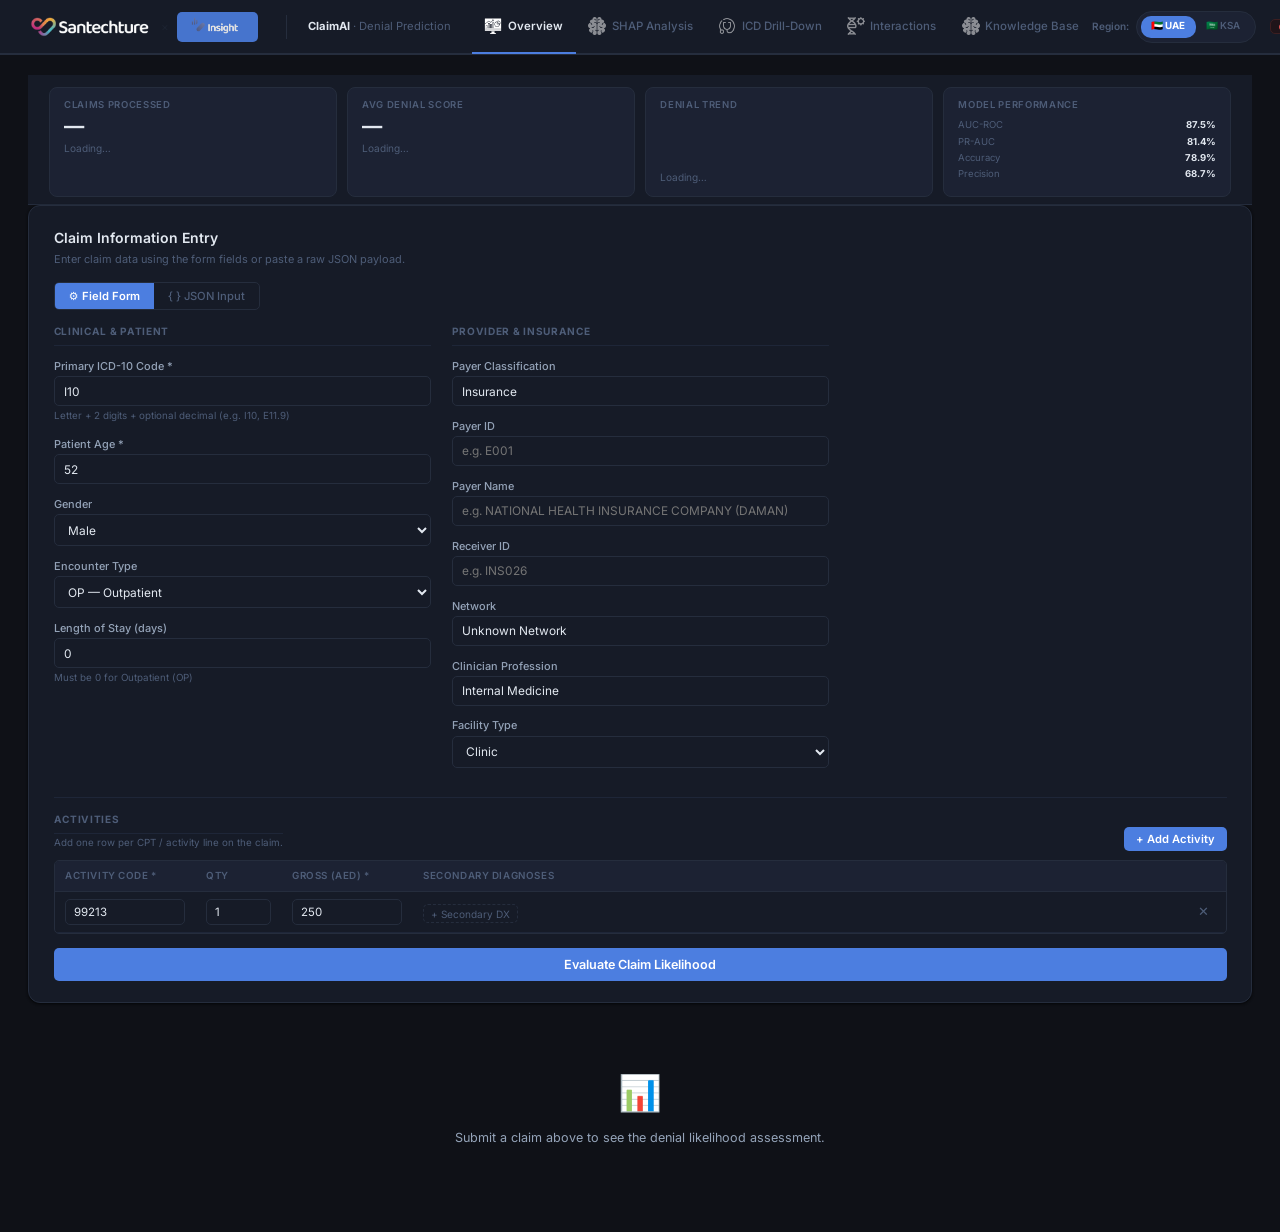
<file: frontend/index.html>
<!DOCTYPE html>
<html lang="en">
<head>
  <meta charset="UTF-8" />
  <meta name="viewport" content="width=device-width, initial-scale=1.0" />
  <title>ClaimAI — Denial Prediction</title>

  <!-- Google Fonts -->
  <link rel="preconnect" href="https://fonts.googleapis.com" />
  <link rel="preconnect" href="https://fonts.gstatic.com" crossorigin />
  <link href="https://fonts.googleapis.com/css2?family=Inter:wght@400;500;600;700&display=swap" rel="stylesheet" />

  <!-- Plotly.js -->
  <script src="https://cdn.plot.ly/plotly-2.32.0.min.js"></script>

  <!-- Styles -->
  <link rel="stylesheet" href="css/base.css?v=6" />
  <link rel="stylesheet" href="css/layout.css?v=5" />
  <link rel="stylesheet" href="css/components.css?v=6" />

  <style>
    /* ── Top navigation bar ─────────────────────────────────────── */
    .top-nav {
      position: sticky;
      top: 0;
      z-index: 100;
      background: var(--color-surface);
      border-bottom: 1px solid var(--color-border);
      display: flex;
      align-items: center;
      padding: 0 2rem;
      height: 54px;
      gap: 0;
      box-shadow: 0 1px 0 var(--color-border);
    }

    .top-nav-logo {
      display: flex;
      align-items: center;
      margin-right: 2rem;
      text-decoration: none;
      flex-shrink: 0;
    }
    .top-nav-logo img {
      height: 24px;
      width: auto;
      display: block;
    }
    .top-nav-logo-sep {
      color: var(--color-border);
      font-size: .85rem;
      font-weight: 300;
      margin: 0 .6rem;
      user-select: none;
      opacity: 0.5;
    }
    .top-nav-insights-logo {
      height: 30px !important;
      width: auto;
      display: block;
      opacity: 0.90;
      background: var(--color-accent);
      padding: 5px 9px;
      border-radius: var(--radius-sm);
    }

    .top-nav-divider {
      width: 1px;
      height: 24px;
      background: var(--color-border);
      margin-right: 1.5rem;
      flex-shrink: 0;
    }

    :root { --nav-icon-size: 18px; }

    .top-nav-tab {
      background: none;
      border: none;
      padding: 0 .9rem;
      height: 54px;
      font-size: .82rem;
      font-weight: 500;
      color: var(--color-text-muted);
      cursor: pointer;
      border-bottom: 2px solid transparent;
      transition: color 120ms, border-color 120ms;
      white-space: nowrap;
      font-family: var(--font);
      display: flex;
      align-items: center;
      gap: .4rem;
    }
    .top-nav-tab:hover { color: var(--color-text-secondary); }
    .top-nav-tab.active {
      color: var(--color-text-primary);
      border-bottom-color: var(--color-accent);
      font-weight: 600;
    }
    .top-nav-tab img {
      width: var(--nav-icon-size);
      height: var(--nav-icon-size);
      object-fit: contain;
      opacity: 0.5;
      transition: opacity 120ms;
      filter: brightness(0) invert(1);
      flex-shrink: 0;
    }
    .top-nav-tab:hover img  { opacity: 0.75; }
    .top-nav-tab.active img { opacity: 1; }

    .top-nav-spacer { flex: 1; }

    .top-nav-health {
      display: flex;
      align-items: center;
      gap: .4rem;
      font-size: .72rem;
      font-weight: 600;
      padding: .28rem .6rem;
      border-radius: var(--radius-sm);
      flex-shrink: 0;
    }
    .top-nav-health.online  { background: var(--color-low-bg);    color: var(--color-low);    border: 1px solid var(--color-low-border); }
    .top-nav-health.offline { background: var(--color-high-bg);   color: var(--color-high);   border: 1px solid var(--color-high-border); }
    .top-nav-health.loading { background: var(--color-medium-bg); color: var(--color-medium); border: 1px solid var(--color-medium-border); }
    .top-nav-health .health-dot { width: 6px; height: 6px; border-radius: 50%; flex-shrink: 0; }
    .top-nav-health.online  .health-dot { background: var(--color-low); }
    .top-nav-health.offline .health-dot { background: var(--color-high); }
    .top-nav-health.loading .health-dot { background: var(--color-medium); }

    /* Remove old in-page tab strip (still used in DOM for JS compat via bridge) */
    .tab-strip { display: none !important; }

    /* Remove old page header (replaced by top-nav) */
    .page-header { display: none !important; }

    /* Verdict banner sits just below the nav */
    .verdict-banner { margin-top: 0; }

    /* ── Live KPI Strip ──────────────────────────────────── */
    .live-kpi-strip {
      display: grid;
      grid-template-columns: repeat(4, 1fr);
      gap: .75rem;
      padding: .85rem 1.5rem .5rem;
      background: var(--color-surface);
      border-bottom: 1px solid var(--color-border);
    }
    @media (max-width: 900px) {
      .live-kpi-strip { grid-template-columns: 1fr 1fr; }
    }
    .live-kpi-card {
      background: var(--color-surface-alt);
      border: 1px solid var(--color-border);
      border-radius: var(--radius-md);
      padding: .75rem 1rem;
      display: flex;
      flex-direction: column;
      gap: .2rem;
      transition: border-color 200ms;
    }
    .live-kpi-card:hover { border-color: var(--color-accent); }
    .live-kpi-label {
      font-size: .68rem;
      font-weight: 600;
      text-transform: uppercase;
      letter-spacing: .07em;
      color: var(--color-text-muted);
    }
    .live-kpi-value {
      font-size: 1.45rem;
      font-weight: 700;
      color: var(--color-text-primary);
      line-height: 1.1;
      white-space: nowrap;
      overflow: hidden;
      text-overflow: ellipsis;
    }
    .live-kpi-sub {
      font-size: .72rem;
      color: var(--color-text-muted);
      white-space: nowrap;
      overflow: hidden;
      text-overflow: ellipsis;
    }
    .live-kpi-sub.up   { color: var(--color-high); }
    .live-kpi-sub.down { color: var(--color-low); }

    /* Force readable text in light mode */
    [data-theme="light"] .live-kpi-label        { color: #4A5568; }
    [data-theme="light"] .live-kpi-value        { color: #16202E; }
    [data-theme="light"] .live-kpi-sub          { color: #4A5568; }
    [data-theme="light"] .live-kpi-metric-label { color: #4A5568; }
    [data-theme="light"] .live-kpi-metric-val   { color: #16202E; }

    /* Model metrics mini-grid inside KPI card */
    .live-kpi-model-grid {
      display: grid;
      grid-template-columns: 1fr 1fr;
      gap: .15rem .5rem;
      margin-top: .2rem;
    }
    .live-kpi-metric-label {
      font-size: .68rem;
      color: var(--color-text-muted);
    }
    .live-kpi-metric-val {
      font-size: .68rem;
      font-weight: 700;
      color: var(--color-text-primary);
      text-align: right;
    }

    /* ── Form input mode toggle ─────────────────────────────────── */
    .input-mode-toggle {
      display: flex;
      gap: 0;
      margin-bottom: 1rem;
      border: 1px solid var(--color-border);
      border-radius: var(--radius-sm);
      overflow: hidden;
      width: fit-content;
    }
    .mode-btn {
      background: none;
      border: none;
      padding: .42rem 1rem;
      font-size: .8rem;
      font-weight: 500;
      color: var(--color-text-muted);
      cursor: pointer;
      font-family: var(--font);
      transition: background 120ms, color 120ms;
    }
    .mode-btn.active {
      background: var(--color-accent);
      color: #fff;
      font-weight: 600;
    }
    .mode-btn:not(.active):hover {
      background: var(--color-border-light);
      color: var(--color-text-primary);
    }

    /* JSON input panel */
    .json-input-panel { display: none; }
    .json-input-panel.visible { display: block; }
    .form-fields-panel { display: block; }
    .form-fields-panel.hidden { display: none; }

    .json-textarea {
      width: 100%;
      height: 280px;
      padding: .75rem;
      font-family: 'JetBrains Mono', 'Fira Code', monospace;
      font-size: .8rem;
      border: 1px solid var(--color-border);
      border-radius: var(--radius-sm);
      resize: vertical;
      line-height: 1.6;
      color: var(--color-text-primary);
      background: var(--color-surface-alt);
    }
    .json-textarea:focus {
      outline: none;
      border-color: var(--color-accent);
      box-shadow: 0 0 0 3px rgba(59,130,246,.1);
    }
    .json-error {
      font-size: .78rem;
      color: var(--color-high);
      margin-top: .4rem;
      display: none;
    }
    .json-error.visible { display: block; }
    .json-hint {
      font-size: .74rem;
      color: var(--color-text-muted);
      margin-top: .35rem;
    }

    /* App shell — remove left sidebar, full width main */
    .app-shell { flex-direction: column; }
    .sidebar   { display: none; }
    .main-content { width: 100%; }

    /* Content area max-width keeps wide-screen readable */
    .content-area {
      max-width: 1400px;
      margin-left: auto;
      margin-right: auto;
      width: 100%;
    }

    /* Overview top row: score card narrower, gauge wider */
    .overview-top-row {
      display: grid;
      grid-template-columns: 280px 1fr 280px;
      gap: 1.25rem;
      align-items: start;
      margin-bottom: 1.25rem;
    }
    @media (max-width: 1100px) {
      .overview-top-row { grid-template-columns: 1fr 1fr; }
      .overview-top-row > :last-child { grid-column: 1 / -1; }
    }
    @media (max-width: 700px) {
      .overview-top-row { grid-template-columns: 1fr; }
    }

    /* Form columns: tighter gap on mid screens */
    @media (max-width: 1050px) {
      .form-columns { grid-template-columns: 1fr 1fr !important; }
    }

    /* Activity table: constrain input widths so the table doesn't explode */
    .activities-table .act-code  { width: 120px; min-width: 90px; }
    .activities-table .act-qty   { width: 65px;  min-width: 55px; }
    .activities-table .act-gross { width: 110px; min-width: 80px; }

    /* Secondary DX inputs inside activity rows */
    .act-secondary-dx-cell { min-width: 180px; }
    .secondary-dx-list { display: flex; flex-direction: column; gap: .25rem; margin-bottom: .25rem; }
    .secondary-dx-row  { display: flex; align-items: center; gap: .25rem; }
    .btn-add-sec-dx {
      background: none; border: 1px dashed var(--color-border);
      border-radius: var(--radius-sm); padding: .18rem .5rem;
      font-size: .72rem; color: var(--color-text-muted); cursor: pointer;
      font-family: var(--font); white-space: nowrap;
    }
    .btn-add-sec-dx:hover { border-color: var(--color-accent); color: var(--color-accent); }
    .btn-remove-sec-dx {
      background: none; border: none; color: var(--color-text-muted);
      cursor: pointer; font-size: .8rem; padding: 0 .2rem; line-height: 1;
    }
    .btn-remove-sec-dx:hover { color: var(--color-high); }

    /* ── Live Interaction Explorer ──────────────────────────────────── */
    .live-interaction-section {
      background: var(--color-surface);
      border: 1px solid var(--color-border-light);
      border-radius: var(--radius-md);
      padding: 1rem 1.25rem 1.25rem;
      margin-bottom: 1rem;
    }

    /* Controls row */
    .live-controls-row {
      display: flex;
      align-items: center;
      gap: 1.25rem;
      flex-wrap: wrap;
      margin-bottom: .85rem;
      padding-bottom: .75rem;
      border-bottom: 1px solid var(--color-border-light);
    }
    .live-ctrl-group { display: flex; align-items: center; gap: .5rem; }
    .live-ctrl-label {
      font-size: .72rem;
      font-weight: 600;
      color: var(--color-text-muted);
      text-transform: uppercase;
      letter-spacing: .04em;
      white-space: nowrap;
    }
    .live-activity-select {
      font-family: var(--font);
      font-size: .8rem;
      background: var(--color-chart-bg);
      color: var(--color-text-primary);
      border: 1px solid var(--color-border-light);
      border-radius: var(--radius-sm);
      padding: .28rem .55rem;
      min-width: 220px;
      cursor: pointer;
    }
    .live-ctrl-legend { gap: .4rem; flex-wrap: wrap; }

    /* Depth toggle buttons */
    .depth-toggle-group { display: flex; gap: .25rem; }
    .depth-btn {
      font-family: var(--font);
      font-size: .75rem;
      font-weight: 600;
      letter-spacing: .03em;
      background: var(--color-chart-bg);
      color: var(--color-text-muted);
      border: 1px solid var(--color-border-light);
      border-radius: var(--radius-sm);
      padding: .28rem .72rem;
      cursor: pointer;
      transition: background .15s, color .15s, border-color .15s;
    }
    .depth-btn:hover { background: var(--color-border-light); color: var(--color-text-primary); }
    .depth-btn.active {
      background: var(--color-accent, #3B82F6);
      color: #fff;
      border-color: var(--color-accent, #3B82F6);
    }

    /* Direction badges */
    .depth-dir-badge {
      display: inline-block;
      font-size: .68rem;
      font-weight: 600;
      padding: .2rem .5rem;
      border-radius: var(--radius-sm);
      white-space: nowrap;
    }
    .dir-amplifying  { background: var(--color-high-bg);   color: var(--color-high);   border: 1px solid var(--color-high-border); }
    .dir-conflicting { background: rgba(76,126,224,.10);   color: #7BA7E8;             border: 1px solid rgba(76,126,224,.22); }
    .dir-mixed       { background: var(--color-medium-bg); color: var(--color-medium); border: 1px solid var(--color-medium-border); }

    /* Live header banner */
    .live-interaction-header {
      border-radius: var(--radius-sm);
      padding: .6rem 1rem;
      margin-bottom: .85rem;
      display: flex;
      align-items: center;
      justify-content: space-between;
      flex-wrap: wrap;
      gap: .5rem;
      min-height: 2.4rem;
      font-size: .8rem;
    }
    .live-interaction-header.neutral { background: var(--color-chart-bg); }
    .live-interaction-header.high    { background: var(--color-high-bg);   border: 1px solid var(--color-high-border); }
    .live-interaction-header.medium  { background: var(--color-medium-bg); border: 1px solid var(--color-medium-border); }
    .live-interaction-header.low     { background: var(--color-low-bg);    border: 1px solid var(--color-low-border); }
    .live-header-left, .live-header-right { display: flex; align-items: center; gap: .6rem; flex-wrap: wrap; }
    .live-badge {
      font-size: .68rem; font-weight: 700; letter-spacing: .06em;
      background: var(--color-accent, #3B82F6); color: #fff;
      padding: .15rem .45rem; border-radius: var(--radius-sm);
    }
    .live-act-label  { font-size: .8rem; color: var(--color-text-primary); }
    .live-depth-label {
      font-size: .7rem; font-weight: 600;
      color: var(--color-text-muted);
      background: var(--color-chart-bg);
      border: 1px solid var(--color-border-light);
      padding: .1rem .4rem; border-radius: var(--radius-sm);
    }
    .live-dominant-label { font-size: .72rem; color: var(--color-text-muted); }
    .live-dominant-combo { font-size: .8rem; font-weight: 600; color: var(--color-text-primary); }
    .live-combined-score { font-size: .8rem; font-weight: 700; }
    .live-combined-score.pos { color: var(--color-high); }
    .live-combined-score.neg { color: var(--color-low); }

    /* Live depth content wrapper */
    .live-depth-content { min-height: 200px; }

    /* Depth-2 two-column layout */
    .live-section-row {
      display: grid;
      grid-template-columns: 1fr 1fr;
      gap: 1.25rem;
      align-items: start;
    }
    @media (max-width: 900px) { .live-section-row { grid-template-columns: 1fr; } }
    .live-heatmap-wrap, .live-pairs-table-wrap { min-width: 0; }

    /* Depth-3/4 single column */
    .live-section-col { display: flex; flex-direction: column; gap: .5rem; }

    /* Dominant pair row highlight */
    .dominant-pair-row td { background: rgba(224,82,82,.06) !important; }
    .dominant-pair-row td:first-child { border-left: 2px solid var(--color-high); }

    /* Feature label pills */
    .feat-label {
      display: inline-block;
      font-size: .73rem;
      background: var(--color-chart-bg);
      border: 1px solid var(--color-border-light);
      border-radius: var(--radius-sm);
      padding: .1rem .4rem;
      color: var(--color-text-primary);
      white-space: nowrap;
    }
    .feat-label-triple {
      font-size: .72rem;
      color: var(--color-text-secondary, #94a3b8);
      word-break: break-word;
    }

    /* Text risk / safe colours */
    .text-risk { color: var(--color-high);   font-weight: 600; }
    .text-safe { color: var(--color-low);    font-weight: 600; }

    /* Dominant quad card */
    .dominant-quad-card {
      border-radius: var(--radius-md);
      padding: .9rem 1.1rem;
      margin-bottom: .8rem;
      border: 1px solid var(--color-border-light);
    }
    .dominant-quad-card.high   { background: var(--color-high-bg);   border-color: var(--color-high-border); }
    .dominant-quad-card.medium { background: var(--color-medium-bg); border-color: var(--color-medium-border); }
    .dominant-quad-card.low    { background: var(--color-low-bg);    border-color: var(--color-low-border); }
    .dominant-quad-card.neutral{ background: var(--color-chart-bg); }
    .quad-card-title  { font-size: .72rem; font-weight: 700; text-transform: uppercase; letter-spacing: .05em; color: var(--color-text-muted); margin-bottom: .3rem; }
    .quad-card-combo  { font-size: .88rem; font-weight: 700; color: var(--color-text-primary); margin-bottom: .4rem; word-break: break-word; }
    .quad-card-meta   { display: flex; align-items: center; gap: .6rem; flex-wrap: wrap; margin-bottom: .6rem; }
    .quad-combined    { font-size: .82rem; font-weight: 700; }
    .quad-combined.pos { color: var(--color-high); }
    .quad-combined.neg { color: var(--color-low);  }
    .quad-card-breakdown { display: flex; flex-wrap: wrap; gap: .5rem; }
    .quad-factor { display: flex; align-items: center; gap: .35rem; }
    .quad-feat-name { font-size: .75rem; color: var(--color-text-muted); }

    /* Live placeholder */
    .live-placeholder {
      display: flex;
      flex-direction: column;
      align-items: center;
      justify-content: center;
      gap: .6rem;
      padding: 2.5rem 1rem;
      color: var(--color-text-muted);
      font-size: .85rem;
      text-align: center;
    }
    .live-placeholder .placeholder-icon { font-size: 2rem; opacity: .4; }

    /* ── Reason model SHAP elements ─────────────────────────────────── */
    .reason-label-badge {
      display: inline-block;
      margin-left: .6rem;
      font-size: .70rem;
      font-weight: 600;
      padding: .18rem .55rem;
      border-radius: var(--radius-sm);
      background: rgba(76,126,224,.12);
      color: #7BA7E8;
      border: 1px solid rgba(76,126,224,.22);
      letter-spacing: .02em;
      vertical-align: middle;
    }

    .shap-reason-approved-msg {
      display: flex;
      align-items: center;
      gap: .6rem;
      padding: 1.5rem 1rem;
      color: var(--color-text-muted);
      font-size: .85rem;
    }
    .shap-reason-approved-msg .approved-icon {
      font-size: 1.4rem;
      color: var(--color-low);
    }

    .reason-strip {
      background: var(--color-surface);
      border: 1px solid var(--color-border-light);
      border-radius: var(--radius-md);
      padding: .75rem 1.25rem;
      display: flex;
      align-items: center;
      gap: 2rem;
      flex-wrap: wrap;
    }
    .reason-strip-left, .reason-strip-right {
      display: flex;
      align-items: center;
      gap: .6rem;
      flex-wrap: wrap;
    }
    .reason-strip-label {
      font-size: .7rem;
      font-weight: 700;
      text-transform: uppercase;
      letter-spacing: .05em;
      color: var(--color-text-muted);
      white-space: nowrap;
    }
    .reason-strip-value {
      font-size: .82rem;
      font-weight: 600;
      color: var(--color-medium);
      background: var(--color-medium-bg);
      border: 1px solid var(--color-medium-border);
      border-radius: var(--radius-sm);
      padding: .2rem .6rem;
      white-space: nowrap;
    }
    .reason-strip-confidence {
      font-size: .88rem;
      font-weight: 700;
      color: var(--color-text-primary);
    }
    .reason-conf-bar-track {
      width: 120px;
      height: 6px;
      background: var(--color-chart-bg);
      border-radius: 3px;
      overflow: hidden;
    }
    .reason-conf-bar {
      height: 100%;
      background: var(--color-accent);
      border-radius: 3px;
      transition: width .4s ease;
    }

    /* Denial reason cell in tables */
    .denial-reason-cell {
      font-size: .75rem;
      max-width: 180px;
    }
    .denial-reason-tag {
      display: inline-block;
      background: var(--color-medium-bg);
      color: var(--color-medium);
      border: 1px solid var(--color-medium-border);
      border-radius: var(--radius-sm);
      padding: .15rem .45rem;
      font-size: .70rem;
      font-weight: 600;
      white-space: nowrap;
      max-width: 170px;
      overflow: hidden;
      text-overflow: ellipsis;
    }
    .denial-reason-na {
      color: var(--color-text-muted);
      font-size: .75rem;
    }
    .reason-conf-pill {
      display: inline-block;
      font-size: .72rem;
      font-weight: 600;
      padding: .15rem .4rem;
      border-radius: var(--radius-sm);
      background: var(--color-chart-bg);
      border: 1px solid var(--color-border-light);
      color: var(--color-text-primary);
    }

    /* Chat is now a floating panel triggered from nav */
    /* ── Region toggle ───────────────────────────────────────── */
    .region-toggle-wrap {
      display: flex;
      align-items: center;
      gap: .5rem;
      margin-right: 1rem;
      flex-shrink: 0;
    }
    .region-label {
      font-size: .72rem;
      font-weight: 600;
      color: var(--color-text-muted);
      white-space: nowrap;
    }
    .region-switch {
      position: relative;
      width: 120px;
      height: 32px;
      flex-shrink: 0;
    }
    .region-switch input {
      opacity: 0;
      width: 0;
      height: 0;
      position: absolute;
    }
    .region-slider {
      position: absolute;
      inset: 0;
      background: var(--color-surface-alt);
      border: 1px solid var(--color-border);
      border-radius: 16px;
      cursor: pointer;
      display: flex;
      align-items: center;
      justify-content: space-between;
      padding: 0 4px;
      transition: background 200ms ease;
      overflow: hidden;
    }
    .region-slider-option {
      flex: 1;
      text-align: center;
      font-size: .7rem;
      font-weight: 600;
      color: var(--color-text-muted);
      z-index: 2;
      transition: color 200ms ease;
      padding: .35rem .25rem;
      white-space: nowrap;
    }
    .region-slider::before {
      content: '';
      position: absolute;
      width: calc(50% - 4px);
      height: calc(100% - 8px);
      left: 4px;
      top: 4px;
      background: var(--color-accent);
      border-radius: 10px;
      transition: transform 250ms cubic-bezier(0.4, 0, 0.2, 1);
      z-index: 1;
    }
    .region-switch input:checked + .region-slider::before {
      transform: translateX(calc(100% + 4px));
    }
    .region-switch input:not(:checked) + .region-slider .region-uae {
      color: #fff;
      font-weight: 700;
    }
    .region-switch input:checked + .region-slider .region-ksa {
      color: #fff;
      font-weight: 700;
    }
    .region-beta-badge {
      font-size: .6rem;
      font-weight: 600;
      letter-spacing: .04em;
      background: var(--color-surface-alt);
      color: var(--color-text-muted);
      border: 1px solid var(--color-border);
      padding: .12rem .35rem;
      border-radius: var(--radius-sm);
      white-space: nowrap;
    }

    /* ── Theme toggle button ─────────────────────────────────── */
    .theme-toggle-btn {
      display: flex;
      align-items: center;
      justify-content: center;
      width: 30px;
      height: 30px;
      border-radius: var(--radius-sm);
      border: 1px solid var(--color-border);
      background: var(--color-surface-alt);
      cursor: pointer;
      transition: background 150ms ease, border-color 150ms ease;
      flex-shrink: 0;
      margin-right: .25rem;
    }
    .theme-toggle-btn:hover {
      background: var(--color-border);
      border-color: var(--color-accent);
    }
    .theme-toggle-icon {
      font-size: .88rem;
      line-height: 1;
      display: block;
    }
    [data-theme="light"] .top-nav-logo img:first-child {
      filter: invert(1) brightness(0.2);
    }

    /* ── Chat float button ───────────────────────────────────── */
    .chat-float-btn {
      background: var(--color-accent);
      color: #fff;
      border: none;
      padding: .3rem .8rem;
      border-radius: var(--radius-sm);
      font-size: .78rem;
      font-weight: 600;
      cursor: pointer;
      font-family: var(--font);
      display: flex;
      align-items: center;
      gap: .35rem;
      flex-shrink: 0;
      margin-left: .75rem;
      transition: background 140ms;
    }
    .chat-float-btn:hover { background: var(--color-accent-dark); }

    /* Chat drawer */
    .chat-drawer {
      position: fixed;
      right: 0; top: 54px; bottom: 0;
      width: 340px;
      background: var(--color-surface);
      border-left: 1px solid var(--color-border);
      display: flex;
      flex-direction: column;
      z-index: 200;
      transform: translateX(100%);
      transition: transform 200ms ease;
    }
    .chat-drawer.open { transform: translateX(0); }

    .chat-drawer-header {
      padding: .75rem 1rem;
      border-bottom: 1px solid var(--color-border);
      display: flex;
      justify-content: space-between;
      align-items: center;
    }
    .chat-drawer-title {
      font-size: .88rem;
      font-weight: 600;
      display: flex;
      align-items: center;
      gap: .4rem;
    }
    .chat-close-btn {
      background: none;
      border: none;
      font-size: 1rem;
      cursor: pointer;
      color: var(--color-text-muted);
      padding: .2rem .4rem;
    }
    .chat-close-btn:hover { color: var(--color-text-primary); }

  </style>
</head>

<body>

<!-- ================================================================
     SPINNER OVERLAY
     ================================================================ -->
<div id="spinner-overlay" class="spinner-overlay">
  <div class="spinner"></div>
  <div class="spinner-label">Evaluating claim denial likelihood…</div>
</div>

<!-- ================================================================
     TOP NAVIGATION BAR  (logo + tabs + health + chat button)
     ================================================================ -->
<nav class="top-nav">

  <!-- Santechture logo -->
  <a class="top-nav-logo" href="#">
    <img src="assets/Logo + Slogan.png" alt="Santechture — Smart Solutions. Proven Results." />
    <span class="top-nav-logo-sep">×</span>
    <img src="assets/insights.png" alt="Insights" class="top-nav-insights-logo" />
  </a>

  <div class="top-nav-divider"></div>

  <!-- Product label -->
  <span style="font-size:.8rem;font-weight:700;color:var(--color-text-primary);margin-right:1.5rem;white-space:nowrap;">ClaimAI <span style="font-weight:400;color:var(--color-text-muted);">· Denial Prediction</span></span>

  <!-- Analysis tabs -->
  <button class="top-nav-tab active" data-tab="overview">
    <img src="assets/overview.png" alt="" /> Overview
  </button>
  <button class="top-nav-tab" data-tab="shap">
    <img src="assets/shapanalysis.png" alt="" /> SHAP Analysis
  </button>
  <button class="top-nav-tab" data-tab="icd">
    <img src="assets/icddrilldown.png" alt="" /> ICD Drill-Down
  </button>
  <button class="top-nav-tab" data-tab="interactions">
    <img src="assets/interactions.png" alt="" /> Interactions
  </button>
  <button class="top-nav-tab" data-tab="knowledgebase">
    <img src="assets/shapanalysis.png" alt="" /> Knowledge Base
  </button>

  <div class="top-nav-spacer"></div>

  <!-- Region selector -->
  <div id="region-selector-container"></div>

  <!-- Health indicator -->
  <div id="top-health-badge" class="top-nav-health loading">
    <span class="health-dot"></span> Checking…
  </div>

  <!-- Dark / Light mode toggle -->
  <button id="theme-toggle-btn" class="theme-toggle-btn" title="Toggle dark / light mode" aria-label="Toggle theme">
    <span id="theme-toggle-icon" class="theme-toggle-icon">☀️</span>
  </button>

  <!-- AI Chat toggle -->
  <button class="chat-float-btn" id="chat-toggle-btn">
    <img src="assets/bot.png" alt="" style="width:18px;height:18px;object-fit:contain;vertical-align:middle;"> AI Analyst
  </button>

</nav>


<!-- ================================================================
     APP SHELL
     ================================================================ -->
<div class="app-shell">

  <!-- Hidden element kept only for JS health-badge id compatibility -->
  <aside class="sidebar" style="display:none;">
    <div id="health-badge" class="health-badge loading">
      <span class="health-dot"></span>
    </div>
    <div id="health-endpoint" class="sidebar-endpoint"></div>
  </aside>

  <!-- ============================================================
       MAIN CONTENT
       ============================================================ -->
  <main class="main-content">

    <!-- Legacy page header (hidden via CSS) -->
    <header class="page-header"></header>

    <!-- Verdict banner -->
    <div id="verdict-banner" class="verdict-banner"></div>

    <!-- Content area -->
    <div class="content-area">

      <!-- --------------------------------------------------------
           CLAIM FORM  (lives inside Overview tab only)
           -------------------------------------------------------- -->
      <!-- Legacy tab strip (hidden, kept for JS .tab-btn selector) -->
      <div class="tab-strip" aria-hidden="true">
        <button class="tab-btn active" data-tab="overview">Overview</button>
        <button class="tab-btn" data-tab="shap">SHAP Analysis</button>
        <button class="tab-btn" data-tab="icd">ICD Drill-Down</button>
        <button class="tab-btn" data-tab="interactions">Interactions</button>
        <button class="tab-btn" data-tab="knowledgebase">Knowledge Base</button>
      </div>

      <!-- ============================================================
           TAB 1 — OVERVIEW
           ============================================================ -->
      <div id="tab-overview" class="tab-panel active">

        <!-- ── Live KPI Strip ─────────────────────────────── -->
        <div id="live-kpi-strip" class="live-kpi-strip">
          <div class="live-kpi-card" id="lkpi-total">
            <div class="live-kpi-label">Claims Processed</div>
            <div class="live-kpi-value" id="lkpi-total-val">—</div>
            <div class="live-kpi-sub" id="lkpi-total-sub">Loading…</div>
          </div>
          <div class="live-kpi-card" id="lkpi-avg">
            <div class="live-kpi-label">Avg Denial Score</div>
            <div class="live-kpi-value" id="lkpi-avg-val">—</div>
            <div class="live-kpi-sub" id="lkpi-avg-sub">Loading…</div>
          </div>
          <div class="live-kpi-card" id="lkpi-trend">
            <div class="live-kpi-label">Denial Trend</div>
            <div id="lkpi-trend-chart" style="height:52px;width:100%;"></div>
            <div class="live-kpi-sub" id="lkpi-trend-sub">Loading…</div>
          </div>
          <div class="live-kpi-card" id="lkpi-model">
            <div class="live-kpi-label">Model Performance</div>
            <div class="live-kpi-model-grid" id="lkpi-model-grid">
              <span class="live-kpi-metric-label">AUC-ROC</span><span class="live-kpi-metric-val" id="lm-auc">—</span>
              <span class="live-kpi-metric-label">PR-AUC</span><span class="live-kpi-metric-val" id="lm-pr">—</span>
              <span class="live-kpi-metric-label">Accuracy</span><span class="live-kpi-metric-val" id="lm-acc">—</span>
              <span class="live-kpi-metric-label">Precision</span><span class="live-kpi-metric-val" id="lm-prec">—</span>
            </div>
          </div>
        </div>

        <!-- Form is inside Overview only -->
        <div class="form-card">
        <div class="form-card-title">Claim Information Entry</div>
        <div class="form-card-caption">Enter claim data using the form fields or paste a raw JSON payload.</div>

        <!-- Input mode toggle -->
        <div class="input-mode-toggle">
          <button class="mode-btn active" id="mode-form-btn">⚙️ Field Form</button>
          <button class="mode-btn"        id="mode-json-btn">{ } JSON Input</button>
        </div>

        <!-- Validation errors -->
        <div id="validation-block" class="validation-block">
          <div id="val-title" class="validation-block-title"></div>
          <div id="val-msg"   class="validation-block-msg"></div>
          <div id="val-error-list"></div>
        </div>

        <form id="claim-form" novalidate>

          <!-- ── JSON INPUT PANEL ─────────────────────────────── -->
          <div class="json-input-panel" id="json-input-panel">
            <textarea
              id="json-payload-input"
              class="json-textarea"
              spellcheck="false"
              placeholder='{
  "claim_id": "CLM-001",
  "primary_diagnosis_code": "I10",
  "patient_age": 52,
  "gender": "MALE",
  "encounter_type": "OP",
  "length_of_stay": 0,
  "clinician_profession": "Internal Medicine",
  "facility_type": "Clinic",
  "payer_classification": "Insurance",
  "payer_id": "E001",
  "payer_name": "NATIONAL HEALTH INSURANCE COMPANY (DAMAN)",
  "receiver_id": "INS026",
  "network": "Unknown Network",
  "activities": [
    {
      "activity_code": "99213",
      "activity_quantity": 1,
      "diagnoses": [
        { "diagnosis_code": "I10", "diagnosis_type": "Principal" }
      ]
    }
  ]
}'
            ></textarea>
            <div id="json-parse-error" class="json-error"></div>
            <div class="json-hint">Paste a ClaimRequest JSON. Must include <code>primary_diagnosis_code</code> and an <code>activities</code> array. Each activity needs a <code>diagnoses</code> array. Click Evaluate to submit.</div>
          </div>

          <!-- ── FIELD FORM PANEL ─────────────────────────────── -->
          <div class="form-fields-panel" id="form-fields-panel">
            <div class="form-columns">

              <!-- Column 1: Clinical & Patient -->
              <div>
                <div class="form-col-title">Clinical &amp; Patient</div>

                <div class="field-group">
                  <label for="f-primary_diagnosis_code">Primary ICD-10 Code *</label>
                  <input id="f-primary_diagnosis_code" type="text" value="I10"
                         placeholder="e.g. I10, E11.22, M54.5" />
                  <div class="field-hint">Letter + 2 digits + optional decimal (e.g. I10, E11.9)</div>
                </div>

                <div class="field-group">
                  <label for="f-patient_age">Patient Age *</label>
                  <input id="f-patient_age" type="number" value="52" min="0" max="120" />
                </div>

                <div class="field-group">
                  <label for="f-gender">Gender</label>
                  <select id="f-gender">
                    <option value="MALE" selected>Male</option>
                    <option value="FEMALE">Female</option>
                    <option value="UNKNOWN">Unknown</option>
                  </select>
                </div>

                <div class="field-group">
                  <label for="f-encounter_type">Encounter Type</label>
                  <select id="f-encounter_type">
                    <option value="OP" selected>OP — Outpatient</option>
                    <option value="IP">IP — Inpatient</option>
                    <option value="EM">EM — Emergency</option>
                  </select>
                </div>

                <div class="field-group">
                  <label for="f-length_of_stay">Length of Stay (days)</label>
                  <input id="f-length_of_stay" type="number" value="0" min="0" />
                  <div class="field-hint">Must be 0 for Outpatient (OP)</div>
                </div>
              </div><!-- /col1 -->

              <!-- Column 2: Provider & Insurance -->
              <div>
                <div class="form-col-title">Provider &amp; Insurance</div>

                <div class="field-group">
                  <label for="f-payer_classification">Payer Classification</label>
                  <input id="f-payer_classification" type="text" value="Insurance" placeholder="e.g. Insurance, E001" />
                </div>

                <div class="field-group">
                  <label for="f-payer_id">Payer ID</label>
                  <input id="f-payer_id" type="text" value="" placeholder="e.g. E001" />
                </div>

                <div class="field-group">
                  <label for="f-payer_name">Payer Name</label>
                  <input id="f-payer_name" type="text" value="" placeholder="e.g. NATIONAL HEALTH INSURANCE COMPANY (DAMAN)" />
                </div>

                <div class="field-group">
                  <label for="f-receiver_id">Receiver ID</label>
                  <input id="f-receiver_id" type="text" value="" placeholder="e.g. INS026" />
                </div>

                <div class="field-group">
                  <label for="f-network">Network</label>
                  <input id="f-network" type="text" value="Unknown Network" placeholder="e.g. Unknown Network" />
                </div>

                <div class="field-group">
                  <label for="f-clinician_profession">Clinician Profession</label>
                  <input id="f-clinician_profession" type="text"
                         value="Internal Medicine" placeholder="e.g. Internal Medicine" />
                </div>

                <div class="field-group">
                  <label for="f-facility_type">Facility Type</label>
                  <select id="f-facility_type">
                    <option value="Clinic" selected>Clinic</option>
                    <option value="Hospital">Hospital</option>
                    <option value="Day Surgery">Day Surgery</option>
                  </select>
                </div>
              </div><!-- /col3 -->

            </div><!-- /form-columns -->

            <!-- ── Activities Section ──────────────────────────── -->
            <div class="activities-section">
              <div class="activities-header">
                <div>
                  <div class="form-col-title" style="margin-bottom:.2rem;">Activities</div>
                  <div class="field-hint">Add one row per CPT / activity line on the claim.</div>
                </div>
                <button type="button" class="btn-add-act" id="add-activity-btn">+ Add Activity</button>
              </div>
              <div class="data-table-wrap activities-table-wrap">
                <table class="data-table activities-table">
                  <thead>
                    <tr>
                      <th>Activity Code *</th>
                      <th>Qty</th>
                      <th>Gross (AED) *</th>
                      <th>Secondary Diagnoses</th>
                      <th style="width:40px;"></th>
                    </tr>
                  </thead>
                  <tbody id="activities-tbody"></tbody>
                </table>
              </div>
            </div><!-- /activities-section -->

          </div><!-- /form-fields-panel -->

          <button type="submit" class="btn-primary" id="submit-btn">
          Evaluate Claim Likelihood
          </button>
        </form>
        </div><!-- /form-card -->

        <!-- overview results sit below the form -->
        <div id="overview-placeholder" class="placeholder-box">
          <div class="ph-icon">📊</div>
          <p>Submit a claim above to see the denial likelihood assessment.</p>
        </div>

        <div id="overview-content" class="hidden">

          <!-- ── Row 1: Claim Score Hero + Gauge + Patient Info ── -->
          <div class="overview-top-row">

            <!-- Claim Score Hero -->
            <div class="claim-score-card">
              <div class="claim-score-header">
                <span class="claim-score-label">Overall Claim Denial Score</span>
                <span id="risk-badge" class="risk-badge">—</span>
              </div>
              <div class="claim-score-body">
                <span id="claim-score-value" class="claim-score-value">—</span>
              </div>
              <div class="claim-score-bar-track">
                <div id="claim-score-bar" class="claim-score-fill" style="width:0%"></div>
              </div>
              <div class="claim-score-bands">
                <span class="band low">LOW &lt;40%</span>
                <span class="band medium">MED 40–70%</span>
                <span class="band high">HIGH ≥70%</span>
              </div>
              <div id="claim-score-level" class="claim-score-level">—</div>
            </div>

            <!-- Gauge — takes the 1fr middle column -->
            <div class="chart-card" style="text-align:center;padding-bottom:.75rem;">
              <div class="chart-title">Denial Probability Gauge</div>
              <div id="gauge-chart" class="plotly-container" style="min-height:260px;"></div>
            </div>

            <!-- Patient & Claim info -->
            <div class="info-card">
              <div class="info-card-title">Patient &amp; Claim</div>
              <table id="patient-table" class="info-table"></table>
            </div>

          </div><!-- /overview-top-row -->

          <!-- ── Row 2: KPI strip ── -->
          <div class="grid-4" style="margin-bottom:1.25rem;">
            <div id="kpi-claim-score" class="kpi-card">
              <div class="kpi-label">At-Risk Amount</div>
              <div class="kpi-value neutral">—</div>
              <div class="kpi-sub">—</div>
            </div>
            <div id="kpi-highest-act" class="kpi-card">
              <div class="kpi-label">Highest Activity</div>
              <div class="kpi-value neutral">—</div>
              <div class="kpi-sub">Most At-Risk Activity</div>
            </div>
            <div id="kpi-avg-act" class="kpi-card">
              <div class="kpi-label">Average Activity</div>
              <div class="kpi-value neutral">—</div>
              <div class="kpi-sub">Across All Activities</div>
            </div>
            <div id="kpi-act-count" class="kpi-card">
              <div class="kpi-label">Activities</div>
              <div class="kpi-value neutral">—</div>
              <div class="kpi-sub">Submitted</div>
            </div>
          </div><!-- /kpi strip -->

          <!-- ── Row 3: Action banner ── -->
          <div id="action-banner" class="action-banner low" style="margin-bottom:1.25rem;margin-top:0;"><strong>—</strong></div>

          <!-- ── Row 4: Activity-level predictions table ── -->
          <div class="chart-card" style="margin-bottom:1.25rem;padding-bottom:1rem;">
            <div class="chart-title">Activity-Level Denial Predictions</div>
            <div class="chart-caption">
              Per-activity XGBoost prediction with SHAP top drivers. Each row is one activity line in the claim.
              Red rows indicate activities the model predicts will be denied.
            </div>
            <div class="data-table-wrap" style="border:none;border-radius:0;margin-top:.5rem;">
              <table class="data-table act-pred-table" id="activity-predictions-table">
                <thead>
                  <tr>
                    <th>Activity Code</th>
                    <th class="col-cpt">CPT Category</th>
                    <th>Qty</th>
                    <th class="col-gross">Gross</th>
                    <th>Verdict</th>
                    <th>Denial Reason</th>
                    <th>Top Drivers</th>
                  </tr>
                </thead>
                <tbody id="activity-predictions-body">
                  <tr><td colspan="8" class="no-data-row">No predictions yet.</td></tr>
                </tbody>
              </table>
            </div>
          </div>

          <!-- ── Row 5: Model info ── -->
          <div class="info-card" style="margin-bottom:1.25rem;">
            <div class="info-card-title">Model Reference</div>
            <div style="display:grid;grid-template-columns:repeat(4,1fr);gap:.75rem 1.5rem;">
              <div><div class="kpi-label">Algorithm</div><div style="font-weight:600;font-size:.85rem;">XGBoost</div></div>
              <div><div class="kpi-label">Encoder</div><div style="font-weight:600;font-size:.85rem;">Target Encoder</div></div>
              <div><div class="kpi-label">Features</div><div style="font-weight:600;font-size:.85rem;">38 features</div></div>
              <div><div class="kpi-label">Claim Score</div><div style="font-weight:600;font-size:.85rem;">0.7 × max + 0.3 × avg</div></div>
            </div>
          </div>

        </div><!-- /overview-content -->

      </div><!-- /tab-overview -->

      <!-- ============================================================
           TAB 2 — SHAP ANALYSIS
           ============================================================ -->
      <div id="tab-shap" class="tab-panel">
        <div id="shap-placeholder" class="placeholder-box">
          <div class="ph-icon">🧠</div>
          <p>Submit a claim above to see SHAP feature explanations.</p>
        </div>
        <div id="shap-content" class="hidden">

          <!-- ── Activity selector bar ─────────────────────────── -->
          <div class="shap-activity-bar">
            <div class="shap-activity-bar-left">
              <span class="shap-activity-bar-label">Analysing activity:</span>
              <select id="shap-activity-select" class="shap-activity-select"></select>
            </div>
            <div id="shap-activity-badge-row" class="shap-activity-badge-row"></div>
          </div>

          <!-- ── KPI strip ─────────────────────────────────────── -->
          <div class="grid-4" style="margin-bottom:1.25rem;">
            <div id="kpi-prob" class="kpi-card">
              <div class="kpi-label">Activity Denial Probability</div>
              <div class="kpi-value high">—</div>
              <div class="kpi-sub">—</div>
            </div>
            <div id="kpi-shap" class="kpi-card">
              <div class="kpi-label">Net SHAP Log-Odds</div>
              <div class="kpi-value neutral">—</div>
              <div class="kpi-sub">Base: −0.32</div>
            </div>
            <div id="kpi-flags" class="kpi-card">
              <div class="kpi-label">High-Impact Drivers</div>
              <div class="kpi-value neutral">—</div>
              <div class="kpi-sub">—</div>
            </div>
            <div id="kpi-revised" class="kpi-card">
              <div class="kpi-label">If Top Driver Fixed</div>
              <div class="kpi-value green">—</div>
              <div class="kpi-sub">↓ Revised likelihood</div>
            </div>
          </div>

          <!-- ── Waterfall — Reason Model SHAP ────────────────── -->
          <div class="chart-card" style="margin-bottom:1.25rem;">
            <div class="chart-title">
              Reason Model SHAP Waterfall — Selected Activity
              <span id="shap-reason-label-badge" class="reason-label-badge" style="display:none;"></span>
            </div>
            <div class="chart-caption">
              Each bar shows how a feature shifts the <strong>predicted denial reason</strong> probability away from the base.
              Red = pushes toward this denial reason · Green = pushes away from it.
              Only shown when activity is predicted to be denied.
            </div>
            <!-- Denied: show waterfall -->
            <div id="shap-reason-content">
              <div id="shap-waterfall-chart" class="plotly-container" style="min-height:400px;"></div>
            </div>
            <!-- Approved: show placeholder -->
            <div id="shap-reason-approved" class="shap-reason-approved-msg" style="display:none;">
              <span class="approved-icon">✓</span>
              This activity is predicted to be <strong>approved</strong> — no denial reason SHAP available.
            </div>
          </div>

          <!-- ── Reason label strip ─────────────────────────── -->
          <div id="shap-reason-strip" class="reason-strip" style="display:none;margin-bottom:1.25rem;">
            <div class="reason-strip-left">
              <span class="reason-strip-label">Predicted Denial Reason</span>
              <span id="reason-strip-value" class="reason-strip-value">—</span>
            </div>
          </div>

          <!-- ── Scatter + Dependence ──────────────────────────── -->
          <div class="grid-2" style="margin-bottom:1.25rem;">
            <div class="chart-card">
              <div class="chart-title">Feature Value vs SHAP Value</div>
              <div class="chart-caption">Each dot = one feature for this activity. Colour = impact strength: blue weak → red strong. Right of zero pushes toward denial.</div>
              <div id="shap-scatter-chart" class="plotly-container" style="min-height:340px;"></div>
            </div>
            <div class="chart-card">
              <div class="chart-title">SHAP Dependence — Activity Gross</div>
              <div class="chart-caption">Activity gross (log) vs SHAP contribution. Above zero → higher amount increases denial likelihood. Below zero → reduces it.</div>
              <div id="shap-dependence-chart" class="plotly-container" style="min-height:340px;"></div>
            </div>
          </div>

          <!-- ── All-activities comparison table ──────────────── -->
          <div class="chart-card" style="margin-bottom:1.25rem;">
            <div class="chart-title">All Activities — SHAP Driver Comparison</div>
            <div class="chart-caption">Top SHAP driver per activity line. Click a row to jump to that activity's detailed analysis above.</div>
            <div class="data-table-wrap" style="border:none;border-radius:0;margin-top:.5rem;">
              <table class="data-table shap-all-acts-table" id="shap-all-acts-table">
                <thead>
                  <tr>
                    <th>#</th>
                    <th>Activity Code</th>
                    <th class="col-cpt">CPT Category</th>
                    <th>Verdict</th>
                    <th>Denial Reason</th>
                    <th>Top Reason Driver</th>
                    <th>2nd Driver</th>
                    <th>3rd Driver</th>
                  </tr>
                </thead>
                <tbody id="shap-all-acts-body"></tbody>
              </table>
            </div>
          </div>

          <!-- ── How-to expander ───────────────────────────────── -->
          <div class="expander">
            <button class="expander-trigger">How to read these charts <span class="expander-arrow">▼</span></button>
            <div class="expander-body">
              <p><strong>Activity selector</strong> — choose any activity line from the claim. All charts and KPIs update to show that activity's individual SHAP values from the reason model.</p>
              <p><strong>Waterfall</strong> — shows how each of the 38 model features shifted the predicted denial reason probability for the selected activity. Red bars push toward this denial reason; green bars push away from it. Only available when the activity is predicted to be denied.</p>
              <p><strong>Feature Value vs SHAP Value</strong> — each dot is one feature. Position right of zero = pushes toward the predicted denial reason for this activity. Colour intensity = strength of impact.</p>
              <p><strong>Dependence chart</strong> — shows how the activity gross amount (log-scaled) correlates with its SHAP contribution. The diamond marks this activity.</p>
              <p><strong>All-activities table</strong> — side-by-side comparison of the predicted denial reason, model confidence, and top 3 reason SHAP drivers for every activity. Click a row to switch the selector above.</p>
              <p><strong>Denial Reason</strong> — produced by the second (multiclass) model trained specifically on denial reason codes. Confidence is the model's max class probability for the predicted reason.</p>
            </div>
          </div>

        </div>
      </div>

      <!-- ============================================================
           TAB 3 — ICD DRILL-DOWN
           ============================================================ -->
      <div id="tab-icd" class="tab-panel">
        <div id="icd-active-caption" class="section-caption mb-3"></div>
        <div class="filter-bar">
          <select id="icd-filter-group"></select>
          <select id="icd-sort">
            <option value="meanShap">Sort: Mean SHAP ↓</option>
            <option value="denyRate">Sort: Deny Rate ↓</option>
            <option value="claims">Sort: Claims ↓</option>
          </select>
        </div>
        <div class="chart-card" style="margin-bottom:1.25rem;">
          <div class="chart-title">Denial Rate by ICD Group × Encounter Type</div>
          <div class="chart-caption">Cell = denial % for that combination. Darker = higher denial likelihood.</div>
          <div id="icd-heatmap" class="plotly-container" style="min-height:400px;"></div>
        </div>
        <div class="section-title mb-2">ICD Code Granular SHAP Table</div>
        <div class="section-caption">Mean SHAP contribution of each ICD code. Red pill = pushes toward denial.</div>
        <div class="data-table-wrap">
          <table class="data-table">
            <thead>
              <tr>
                <th>#</th><th>ICD Code</th><th>Description</th><th>ICD Group</th>
                <th>Claims</th><th>Deny Rate</th><th>Mean SHAP</th><th>Model Prob</th>
              </tr>
            </thead>
            <tbody id="icd-table-body"></tbody>
          </table>
        </div>
      </div>

      <!-- ============================================================
           TAB 4 — INTERACTIONS
           ============================================================ -->
      <div id="tab-interactions" class="tab-panel">

        <!-- ══════════════════════════════════════════════════
             LIVE INTERACTION EXPLORER
             ══════════════════════════════════════════════════ -->
        <div class="live-interaction-section">

          <!-- Controls row: activity selector + depth toggle -->
          <div class="live-controls-row">

            <div class="live-ctrl-group">
              <label class="live-ctrl-label" for="int-activity-select">Activity</label>
              <select id="int-activity-select" class="live-activity-select">
                <option value="0">Submit a claim to populate…</option>
              </select>
            </div>

            <div class="live-ctrl-group">
              <label class="live-ctrl-label">Interaction Depth</label>
              <div class="depth-toggle-group" id="depth-toggle-group">
                <button class="depth-btn active" data-depth="2" title="Pairwise — 1:1">1:1</button>
                <button class="depth-btn"        data-depth="3" title="Triple  — 1:1:1">1:1:1</button>
                <button class="depth-btn"        data-depth="4" title="Quad    — 1:1:1:1">1:1:1:1</button>
              </div>
            </div>

            <div class="live-ctrl-group live-ctrl-legend">
              <span class="depth-dir-badge dir-amplifying">↑ All amplify denial</span>
              <span class="depth-dir-badge dir-conflicting">↓ All reduce denial</span>
              <span class="depth-dir-badge dir-mixed">⚡ Mixed directions</span>
            </div>

          </div><!-- /live-controls-row -->

          <!-- Dynamic header banner (filled by renderLive) -->
          <div id="live-interaction-header" class="live-interaction-header neutral"></div>

          <!-- Dynamic content area (filled by _renderDepth2/3/4) -->
          <div id="live-depth-content" class="live-depth-content">
            <div class="live-placeholder">
              <div class="placeholder-icon">⚡</div>
              <div>Submit a claim to activate live interaction analysis.</div>
            </div>
          </div>

        </div><!-- /live-interaction-section -->

        <!-- ══════════════════════════════════════════════════
             POPULATION REFERENCE (collapsible)
             ══════════════════════════════════════════════════ -->
        <div class="expander-block" style="margin-top:1.5rem;">
          <button class="expander-trigger" type="button">
            Population Reference — Model-level ICD × CPT Interactions
            <span class="expander-arrow">▼</span>
          </button>
          <div class="expander-body">

            <div id="interactions-caption" class="section-caption mb-3"></div>

            <div class="section-title mb-2">Top Interaction Pairs</div>
            <div class="section-caption">Ranked by combined SHAP likelihood. Active claim row highlighted amber.</div>
            <div class="data-table-wrap" style="margin-bottom:1.5rem;">
              <table class="data-table">
                <thead>
                  <tr>
                    <th>#</th><th>ICD Category</th><th>CPT Category</th><th>Claims</th>
                    <th>Avg ICD Impact</th><th>Avg CPT Impact</th><th>Combined Likelihood</th>
                  </tr>
                </thead>
                <tbody id="pairs-table-body"></tbody>
              </table>
            </div>

            <div class="chart-card" style="margin-bottom:1.25rem;">
              <div class="chart-title">ICD Group × CPT Group — Mean SHAP Interaction</div>
              <div class="chart-caption">Darker = stronger combined effect beyond individual features.</div>
              <div id="interactions-shap-heatmap" class="plotly-container" style="min-height:420px;"></div>
            </div>

            <div class="chart-card">
              <div class="chart-title">ICD × CPT Group — Denial Rate Heatmap (Actual %)</div>
              <div class="chart-caption">Each cell = observed denial rate for that diagnosis–procedure combination.</div>
              <div id="interactions-denial-heatmap" class="plotly-container" style="min-height:420px;"></div>
            </div>

          </div><!-- /expander-body -->
        </div><!-- /expander-block -->

      </div><!-- /tab-interactions -->

      <!-- ============================================================
           TAB 5 — KNOWLEDGE BASE (Global RAG)
           Completely standalone — no interaction with claim session flow.
           ============================================================ -->
      <div id="tab-knowledgebase" class="tab-panel">

        <!-- Header -->
        <div style="display:flex;align-items:center;justify-content:space-between;margin-bottom:1.25rem;flex-wrap:wrap;gap:.75rem;">
          <div>
            <div class="section-title">Knowledge Base</div>
            <div class="section-caption" id="kb-stats-label">Search and browse the indexed regulatory rules — UAE &amp; KSA</div>
          </div>
          <div style="display:flex;gap:.5rem;align-items:center;">
            <select id="kb-severity-filter" class="shap-activity-select" style="min-width:140px;">
              <option value="">All Severities</option>
              <option value="CRITICAL">Critical</option>
              <option value="SEVERE">Severe</option>
              <option value="WARNING">Warning</option>
              <option value="INFO">Info</option>
            </select>
          </div>
        </div>

        <!-- Search box -->
        <div style="position:relative;margin-bottom:1.25rem;">
          <input id="kb-search-input" type="text"
            style="width:100%;padding:.6rem 1rem .6rem 2.5rem;border:1px solid var(--color-border);border-radius:var(--radius-md);background:var(--color-surface-alt);color:var(--color-text-primary);font-family:var(--font);font-size:.9rem;"
            placeholder="Search rules — e.g. 'medical necessity iron panel' or 'prior authorization'" />
          <span style="position:absolute;left:.75rem;top:50%;transform:translateY(-50%);color:var(--color-text-muted);font-size:1rem;">🔍</span>
        </div>

        <!-- Results area -->
        <div id="kb-results" style="display:flex;flex-direction:column;gap:.75rem;">
          <div style="text-align:center;padding:3rem;color:var(--color-text-muted);font-size:.88rem;">
            Type a query above to search, or browse all rules below.
          </div>
        </div>

        <!-- Load more -->
        <div style="text-align:center;margin-top:1.25rem;">
          <button id="kb-load-more" class="btn-primary" style="width:auto;padding:.45rem 1.5rem;display:none;">
            Load more rules
          </button>
        </div>

      </div><!-- /tab-knowledgebase -->

    </div><!-- /content-area -->
  </main>
</div><!-- /app-shell -->


<!-- ================================================================
     AI CHAT DRAWER
     ================================================================ -->
<div id="chat-drawer" class="chat-drawer">
  <div class="chat-drawer-header">
    <div class="chat-drawer-title">
      <img src="assets/bot.png" alt="" style="width:20px;height:20px;object-fit:contain;"> AI Claims Analyst
    </div>
    <div style="display:flex;align-items:center;gap:.5rem;">
      <button class="chat-close-btn" id="chat-close-btn" title="Close">✕</button>
    </div>
  </div>
  <div style="padding:.4rem 1rem .35rem;border-bottom:1px solid var(--color-border-light);display:flex;align-items:center;justify-content:space-between;gap:.5rem;">
    <div style="font-size:.7rem;color:var(--color-text-muted);">
      Powered by Model · Thynk · Knowledge Base
    </div>
    <span id="chat-mode-badge" class="chat-mode-badge"></span>
  </div>
  <div id="chat-messages" class="chat-messages" style="max-height:none;flex:1;"></div>
  <div id="chat-idle" class="chat-idle">Submit a claim to activate the AI Claims Analyst.</div>
  <div class="chat-input-row">
    <input id="chat-input" class="chat-input" type="text"
           placeholder="Submit a claim to activate…" disabled autocomplete="off" />
    <button id="chat-send-btn" class="chat-send-btn" disabled>➤</button>
  </div>
</div>


<!-- ================================================================
     SCRIPTS  — v=2 forces browser to bypass cache and fetch fresh files
     ================================================================ -->
<script src="js/region-selector.js?v=1"></script>
<script src="js/api.js?v=8"></script>
<script src="js/shap.js?v=9"></script>
<script src="js/charts.js?v=10"></script>
<script src="js/icd.js?v=7"></script>
<script src="js/interactions.js?v=11"></script>
<script src="js/knowledgebase.js?v=1"></script>
<script src="js/chat.js?v=9"></script>
<script src="js/app.js?v=15"></script>

<script>
  /* ── Dark / Light theme toggle ────────────────────────────────── */
  (() => {
    const html = document.documentElement;
    const btn  = document.getElementById('theme-toggle-btn');
    const icon = document.getElementById('theme-toggle-icon');

    // Apply a theme and persist it
    function applyTheme(theme) {
      if (theme === 'light') {
        html.setAttribute('data-theme', 'light');
        if (icon) icon.textContent = '🌙';
        if (btn)  btn.title = 'Switch to dark mode';
      } else {
        html.removeAttribute('data-theme');
        if (icon) icon.textContent = '☀️';
        if (btn)  btn.title = 'Switch to light mode';
      }
      localStorage.setItem('dp-theme', theme);
    }

    // Initialise from saved preference, fallback to dark
    const saved = localStorage.getItem('dp-theme') || 'dark';
    applyTheme(saved);

    // Toggle on click
    btn?.addEventListener('click', () => {
      const current = html.getAttribute('data-theme') === 'light' ? 'light' : 'dark';
      applyTheme(current === 'light' ? 'dark' : 'light');
    });
  })();

  /* ── Top-nav tab sync ─────────────────────────────────────────── */
  document.querySelectorAll('.top-nav-tab').forEach(btn => {
    btn.addEventListener('click', () => {
      // Sync top-nav active state
      document.querySelectorAll('.top-nav-tab').forEach(b => b.classList.remove('active'));
      btn.classList.add('active');
      // Delegate to the hidden legacy tab strip so app.js keeps working
      const target = btn.dataset.tab;
      document.querySelector(`.tab-btn[data-tab="${target}"]`)?.click();
    });
  });

  /* Keep top-nav active in sync when legacy tab strip changes (e.g. from app.js) */
  document.querySelectorAll('.tab-btn').forEach(btn => {
    btn.addEventListener('click', () => {
      const target = btn.dataset.tab;
      document.querySelectorAll('.top-nav-tab').forEach(b => {
        b.classList.toggle('active', b.dataset.tab === target);
      });
    });
  });

  /* ── Health badge sync to top-nav ────────────────────────────── */
  const topBadge = document.getElementById('top-health-badge');
  const sideBadge = document.getElementById('health-badge');
  const badgeObserver = new MutationObserver(() => {
    topBadge.className = 'top-nav-health ' + (sideBadge.className.replace('health-badge', '').trim());
    topBadge.innerHTML = sideBadge.innerHTML;
  });
  badgeObserver.observe(sideBadge, { attributes: true, childList: true, subtree: true });

  /* ── Chat drawer toggle ───────────────────────────────────────── */
  document.getElementById('chat-toggle-btn').addEventListener('click', () => {
    document.getElementById('chat-drawer').classList.toggle('open');
  });
  document.getElementById('chat-close-btn').addEventListener('click', () => {
    document.getElementById('chat-drawer').classList.remove('open');
  });

  /* ── Input mode toggle (Form ↔ JSON) ─────────────────────────── */
  const modeFormBtn   = document.getElementById('mode-form-btn');
  const modeJsonBtn   = document.getElementById('mode-json-btn');
  const formPanel     = document.getElementById('form-fields-panel');
  const jsonPanel     = document.getElementById('json-input-panel');
  const jsonInput     = document.getElementById('json-payload-input');
  const jsonError     = document.getElementById('json-parse-error');

  modeFormBtn.addEventListener('click', () => {
    modeFormBtn.classList.add('active');
    modeJsonBtn.classList.remove('active');
    formPanel.classList.remove('hidden');
    jsonPanel.classList.remove('visible');
    jsonError.classList.remove('visible');
  });

  modeJsonBtn.addEventListener('click', () => {
    modeJsonBtn.classList.add('active');
    modeFormBtn.classList.remove('active');
    jsonPanel.classList.add('visible');
    formPanel.classList.add('hidden');
    // Pre-populate JSON from current form values if blank
    if (!jsonInput.value.trim()) {
      const g = id => document.getElementById(id)?.value ?? '';
      const primaryDx = (g('f-primary_diagnosis_code') || 'I10').toUpperCase();

      // Collect activity rows — build diagnoses array for each
      const actRows = document.querySelectorAll('.activity-row');
      const activities = Array.from(actRows).map(row => {
        const actCode = row.querySelector('.act-code')?.value?.trim() || '99213';
        const diagnoses = [{ diagnosis_code: primaryDx, diagnosis_type: 'primary' }];
        row.querySelectorAll('.secondary-dx-row').forEach(secRow => {
          const secCode = secRow.querySelector('.sec-dx-code')?.value?.trim().toUpperCase();
          if (secCode) diagnoses.push({ diagnosis_code: secCode, diagnosis_type: 'secondary' });
        });
        return {
          activity_code:     actCode,
          activity_quantity: parseFloat(row.querySelector('.act-qty')?.value)  || 1,
          activity_gross:    parseFloat(row.querySelector('.act-gross')?.value) || 250,
          diagnoses,
        };
      });

      const sample = {
        claim_id:               `CLM-${Date.now()}`,
        primary_diagnosis_code: primaryDx,
        patient_age:            parseInt(g('f-patient_age'), 10) || 52,
        gender:                 g('f-gender') || 'MALE',
        encounter_type:         g('f-encounter_type') || 'OP',
        length_of_stay:         parseInt(g('f-length_of_stay'), 10) || 0,
        clinician_profession:   g('f-clinician_profession') || 'Internal Medicine',
        facility_type:          g('f-facility_type') || 'Clinic',
        payer_classification:   g('f-payer_classification') || 'Insurance',
        payer_id:               g('f-payer_id') || 'Unknown',
        payer_name:             g('f-payer_name') || 'Unknown',
        receiver_id:            g('f-receiver_id') || 'Unknown',
        network:                g('f-network') || 'Unknown Network',
        activities:             activities.length ? activities : [{
          activity_code: '99213', activity_quantity: 1,
          diagnoses: [{ diagnosis_code: primaryDx, diagnosis_type: 'Principal' }],
        }],
      };
      jsonInput.value = JSON.stringify(sample, null, 2);
    }
  });

  /* ── Override form collect in app.js for JSON mode ───────────── */
  document.getElementById('claim-form').addEventListener('submit', function(e) {
    if (modeJsonBtn.classList.contains('active')) {
      // JSON mode — validate parse before app.js fires
      jsonError.classList.remove('visible');
      try {
        JSON.parse(jsonInput.value.trim());
      } catch(err) {
        e.stopImmediatePropagation();
        jsonError.textContent = 'Invalid JSON: ' + err.message;
        jsonError.classList.add('visible');
        e.preventDefault();
      }
    }
  }, true);  // capture phase — runs before app.js listener

  /* Patch app.js collectPayload to read JSON when in JSON mode */
  const _origCollect = window.__collectPayloadOverride;
  window.__jsonModeActive  = () => modeJsonBtn.classList.contains('active');
  window.__jsonModePayload = () => JSON.parse(jsonInput.value.trim());
</script>

</body>
</html>
</file>
<file: frontend/css/base.css>
/* ============================================================
   base.css — Reset, CSS custom properties, typography
   ============================================================ */

*, *::before, *::after {
  box-sizing: border-box;
  margin: 0;
  padding: 0;
}

:root {
  /* --- Base surfaces (dark, neutral-slate) --- */
  --color-bg:           #0F1117;
  --color-surface:      #161B27;
  --color-surface-alt:  #1C2233;
  --color-border:       #252D3D;
  --color-border-light: #1E2638;

  /* --- Text --- */
  --color-text-primary:   #E2E8F0;
  --color-text-secondary: #94A3B8;
  --color-text-muted:     #4E5D78;

  /* --- Semantic risk — desaturated, readable, not garish --- */
  --color-high:         #E05252;
  --color-high-bg:      #1F1419;
  --color-high-border:  #3D1E20;
  --color-medium:       #D4874A;
  --color-medium-bg:    #1E1810;
  --color-medium-border:#3A2910;
  --color-low:          #3D9E6E;
  --color-low-bg:       #0F1D18;
  --color-low-border:   #1A3D2C;

  /* --- Accent — restrained slate-blue, not violet --- */
  --color-accent:       #4C7EE0;
  --color-accent-dark:  #3566C7;

  /* --- Chart background --- */
  --color-chart-bg:     #121827;

  /* --- Sidebar --- */
  --sidebar-width: 320px;

  /* --- Shadows --- */
  --shadow-sm: 0 1px 3px rgba(0,0,0,.45), 0 1px 2px rgba(0,0,0,.3);
  --shadow-md: 0 4px 6px -1px rgba(0,0,0,.5), 0 2px 4px -1px rgba(0,0,0,.3);

  /* --- Radii --- */
  --radius-sm: 5px;
  --radius-md: 8px;
  --radius-lg: 12px;

  /* --- Transition --- */
  --transition: 130ms ease;

  /* --- Font --- */
  --font: 'Inter', system-ui, -apple-system, sans-serif;
}

html { font-size: 14px; }

body {
  font-family: var(--font);
  background: var(--color-bg);
  color: var(--color-text-primary);
  line-height: 1.5;
  min-height: 100vh;
}

h1, h2, h3, h4, h5 {
  font-weight: 600;
  line-height: 1.3;
  color: var(--color-text-primary);
}

p { color: var(--color-text-secondary); }

a { color: var(--color-accent); text-decoration: none; }
a:hover { text-decoration: underline; }

code {
  font-family: 'JetBrains Mono', 'Fira Code', monospace;
  font-size: 0.82rem;
  background: var(--color-border-light);
  padding: 0.1rem 0.35rem;
  border-radius: var(--radius-sm);
  color: var(--color-text-primary);
}

hr {
  border: none;
  border-top: 1px solid var(--color-border);
  margin: 1.25rem 0;
}

/* --- Utility helpers --- */
.text-muted   { color: var(--color-text-muted); }
.text-sm      { font-size: 0.82rem; }
.text-xs      { font-size: 0.75rem; }
.font-bold    { font-weight: 700; }
.font-semibold{ font-weight: 600; }
.mt-1 { margin-top: .25rem; }
.mt-2 { margin-top: .5rem;  }
.mt-3 { margin-top: .75rem; }
.mt-4 { margin-top: 1rem;   }
.mb-1 { margin-bottom: .25rem; }
.mb-2 { margin-bottom: .5rem;  }
.mb-3 { margin-bottom: .75rem; }
.mb-4 { margin-bottom: 1rem;   }
.hidden { display: none !important; }

/* --- Scrollbar --- */
::-webkit-scrollbar { width: 5px; height: 5px; }
::-webkit-scrollbar-track { background: transparent; }
::-webkit-scrollbar-thumb { background: var(--color-border); border-radius: 99px; }

/* ============================================================
   LIGHT THEME — applied when <html data-theme="light">
   ============================================================ */

[data-theme="light"] {
  --color-bg:           #F7F8FA;
  --color-surface:      #FFFFFF;
  --color-surface-alt:  #F1F3F7;
  --color-border:       #DDE1EA;
  --color-border-light: #E8EBF0;

  --color-text-primary:   #16202E;
  --color-text-secondary: #4A5568;
  --color-text-muted:     #8896A8;

  --color-high:         #C0392B;
  --color-high-bg:      #FDF0EF;
  --color-high-border:  #EDBBBB;
  --color-medium:       #B45309;
  --color-medium-bg:    #FEF8EC;
  --color-medium-border:#F5D08A;
  --color-low:          #217A4F;
  --color-low-bg:       #EDF7F2;
  --color-low-border:   #9EDCBE;

  --color-accent:       #2563EB;
  --color-accent-dark:  #1D4ED8;

  --color-chart-bg:     #F9FAFB;

  --shadow-sm: 0 1px 3px rgba(0,0,0,.07), 0 1px 2px rgba(0,0,0,.04);
  --shadow-md: 0 4px 6px -1px rgba(0,0,0,.08), 0 2px 4px -1px rgba(0,0,0,.05);
}

[data-theme="light"] .shap-pill.pos {
  background: #FEF2F2;
  color: #991B1B;
  border: 1px solid #F5C6C6;
}
[data-theme="light"] .shap-pill.neg {
  background: #F0FDF4;
  color: #15603A;
  border: 1px solid #BBE8CE;
}

[data-theme="light"] .chat-mode-badge.llm {
  background: #EFF6FF;
  color: #1D4ED8;
  border: 1px solid #BFDBFE;
}
[data-theme="light"] .chat-mode-badge.llm.rag-on {
  background: #EEF2FF;
  color: #3730A3;
  border: 1px solid #C7D2FE;
}
[data-theme="light"] .chat-mode-badge.rule {
  background: #FFFBEB;
  color: #92400E;
  border: 1px solid #FDE68A;
}

[data-theme="light"] .chat-rag-notice { color: #3730A3; }
[data-theme="light"] .chat-bubble.user { background: #2563EB; }
[data-theme="light"] .chat-bubble code { background: rgba(0,0,0,.05); }

[data-theme="light"] .cpt-badge {
  background: #EFF6FF;
  color: #1D4ED8;
  border: 1px solid #BFDBFE;
}

[data-theme="light"] .data-table tbody tr:hover {
  background: rgba(37,99,235,0.05);
}
[data-theme="light"] .data-table tbody tr:nth-child(even) {
  background: var(--color-surface-alt);
}

[data-theme="light"] .verdict-banner.high   { background: #FDF0EF; color: #7F1D1D; border-color: #EDBBBB; }
[data-theme="light"] .verdict-banner.medium { background: #FEF8EC; color: #78350F; border-color: #F5D08A; }
[data-theme="light"] .verdict-banner.low    { background: #EDF7F2; color: #14532D; border-color: #9EDCBE; }

[data-theme="light"] .spinner-overlay {
  background: rgba(247,248,250,.85);
}

[data-theme="light"] ::-webkit-scrollbar-thumb {
  background: #C9D1DC;
}
</file>
<file: frontend/css/layout.css>
/* ============================================================
   layout.css — Page shell, header, sidebar, main, tabs
   ============================================================ */

.app-shell {
  display: flex;
  min-height: 100vh;
}

/* ---- Sidebar ---- */
.sidebar {
  width: var(--sidebar-width);
  min-width: var(--sidebar-width);
  background: var(--color-surface);
  border-right: 1px solid var(--color-border);
  display: flex;
  flex-direction: column;
  position: sticky;
  top: 0;
  height: 100vh;
  overflow-y: auto;
}
.sidebar-header {
  padding: 1.25rem 1.25rem 1rem;
  border-bottom: 1px solid var(--color-border);
}
.sidebar-logo {
  font-size: 1.15rem;
  font-weight: 700;
  color: var(--color-text-primary);
  display: flex;
  align-items: center;
  gap: .5rem;
}
.sidebar-logo span { font-size: 1.3rem; }
.sidebar-version {
  font-size: .72rem;
  color: var(--color-text-muted);
  margin-top: .15rem;
}

/* Health badge */
.health-badge {
  margin: .75rem 1.25rem 0;
  padding: .4rem .7rem;
  border-radius: var(--radius-sm);
  font-size: .76rem;
  font-weight: 600;
  display: flex;
  align-items: center;
  gap: .4rem;
}
.health-badge.online  { background: var(--color-low-bg);    color: var(--color-low);    border: 1px solid var(--color-low-border); }
.health-badge.offline { background: var(--color-high-bg);   color: var(--color-high);   border: 1px solid var(--color-high-border); }
.health-badge.loading { background: var(--color-medium-bg); color: var(--color-medium); border: 1px solid var(--color-medium-border); }
.health-dot {
  width: 6px; height: 6px;
  border-radius: 50%;
  flex-shrink: 0;
}
.health-badge.online  .health-dot { background: var(--color-low); }
.health-badge.offline .health-dot { background: var(--color-high); }
.health-badge.loading .health-dot { background: var(--color-medium); }

.sidebar-endpoint {
  font-size: .7rem;
  color: var(--color-text-muted);
  padding: .3rem 1.25rem 0;
}

/* ---- Main content ---- */
.main-content {
  flex: 1;
  min-width: 0;
  display: flex;
  flex-direction: column;
}

/* ---- Page header ---- */
.page-header {
  background: var(--color-surface);
  border-bottom: 1px solid var(--color-border);
  padding: 1.1rem 2rem .9rem;
}
.page-title {
  font-size: 1.55rem;
  font-weight: 700;
  color: var(--color-text-primary);
  letter-spacing: -.4px;
}
.page-subtitle {
  font-size: .85rem;
  color: var(--color-text-muted);
  margin-top: .15rem;
}

/* Verdict banner */
.verdict-banner {
  padding: .55rem 2rem;
  font-size: .9rem;
  font-weight: 600;
  display: none;
  align-items: center;
  gap: .6rem;
}
.verdict-banner.visible { display: flex; }
.verdict-banner.high   { background: var(--color-high-bg);   color: var(--color-high);   border-bottom: 1px solid var(--color-high-border); }
.verdict-banner.medium { background: var(--color-medium-bg); color: var(--color-medium); border-bottom: 1px solid var(--color-medium-border); }
.verdict-banner.low    { background: var(--color-low-bg);    color: var(--color-low);    border-bottom: 1px solid var(--color-low-border); }

/* ---- Content area ---- */
.content-area {
  padding: 1.5rem 2rem 3rem;
  flex: 1;
}

/* ---- Tab strip ---- */
.tab-strip {
  display: flex;
  gap: 0;
  border-bottom: 1px solid var(--color-border);
  margin-bottom: 1.5rem;
}
.tab-btn {
  background: none;
  border: none;
  padding: .65rem 1.1rem;
  font-size: .85rem;
  font-weight: 500;
  color: var(--color-text-muted);
  cursor: pointer;
  border-bottom: 2px solid transparent;
  margin-bottom: -1px;
  transition: color var(--transition), border-color var(--transition);
  white-space: nowrap;
}
.tab-btn:hover { color: var(--color-text-primary); }
.tab-btn.active {
  color: var(--color-accent);
  border-bottom-color: var(--color-accent);
  font-weight: 600;
}

.tab-panel { display: none; }
.tab-panel.active { display: block; }

/* ---- Section headings ---- */
.section-title {
  font-size: .95rem;
  font-weight: 600;
  color: var(--color-text-primary);
  margin-bottom: .25rem;
}
.section-caption {
  font-size: .78rem;
  color: var(--color-text-muted);
  margin-bottom: .85rem;
}

/* ---- Grid helpers ---- */
.grid-2 { display: grid; grid-template-columns: 1fr 1fr; gap: 1.25rem; }
.grid-3 { display: grid; grid-template-columns: 1fr 1fr 1fr; gap: 1.25rem; }
.grid-4 { display: grid; grid-template-columns: repeat(4, 1fr); gap: 1rem; }

@media (max-width: 1100px) {
  .grid-4 { grid-template-columns: repeat(2, 1fr); }
  .grid-3 { grid-template-columns: 1fr 1fr; }
}
@media (max-width: 750px) {
  .sidebar { display: none; }
  .grid-2, .grid-3, .grid-4 { grid-template-columns: 1fr; }
  .content-area { padding: 1rem; }
}

/* ---- Spinner overlay ---- */
.spinner-overlay {
  display: none;
  position: fixed;
  inset: 0;
  background: rgba(15,17,23,.80);
  z-index: 999;
  align-items: center;
  justify-content: center;
  flex-direction: column;
  gap: .75rem;
}
.spinner-overlay.visible { display: flex; }
.spinner {
  width: 32px; height: 32px;
  border: 2px solid var(--color-border);
  border-top-color: var(--color-accent);
  border-radius: 50%;
  animation: spin .75s linear infinite;
}
@keyframes spin { to { transform: rotate(360deg); } }
.spinner-label { font-size: .85rem; color: var(--color-text-secondary); }

/* ---- Placeholder ---- */
.placeholder-box {
  text-align: center;
  padding: 3rem 2rem;
  color: var(--color-text-muted);
}
.placeholder-box .ph-icon { font-size: 2.5rem; margin-bottom: .75rem; }
.placeholder-box p { font-size: .9rem; }
</file>
<file: frontend/css/components.css>
/* ============================================================
   components.css — Form, cards, tables, chat, errors
   ============================================================ */

/* ============================================================
   CLAIM FORM
   ============================================================ */
.form-card {
  background: var(--color-surface);
  border: 1px solid var(--color-border);
  border-radius: var(--radius-lg);
  padding: 1.5rem 1.75rem;
  margin-bottom: 1.5rem;
  box-shadow: var(--shadow-sm);
}

.form-card-title {
  font-size: 1rem;
  font-weight: 600;
  margin-bottom: .2rem;
}

.form-card-caption {
  font-size: .78rem;
  color: var(--color-text-muted);
  margin-bottom: 1.1rem;
}

.form-columns {
  display: grid;
  grid-template-columns: repeat(3, 1fr);
  gap: 1.5rem;
  align-items: start;
}
@media (max-width: 900px) {
  .form-columns { grid-template-columns: 1fr 1fr; }
}
@media (max-width: 600px) {
  .form-columns { grid-template-columns: 1fr; }
}

.form-col-title {
  font-size: .72rem;
  font-weight: 700;
  text-transform: uppercase;
  letter-spacing: .07em;
  color: var(--color-text-muted);
  margin-bottom: .85rem;
  padding-bottom: .4rem;
  border-bottom: 1px solid var(--color-border-light);
}

.field-group {
  display: flex;
  flex-direction: column;
  gap: .15rem;
  margin-bottom: .85rem;
}

.field-group label {
  font-size: .78rem;
  font-weight: 500;
  color: var(--color-text-secondary);
}

.field-group input,
.field-group select {
  padding: .45rem .65rem;
  border: 1px solid var(--color-border);
  border-radius: var(--radius-sm);
  font-size: .85rem;
  font-family: var(--font);
  color: var(--color-text-primary);
  background: var(--color-surface);
  transition: border-color var(--transition), box-shadow var(--transition);
  width: 100%;
}
.field-group input:focus,
.field-group select:focus {
  outline: none;
  border-color: var(--color-accent);
  box-shadow: 0 0 0 3px rgba(76,126,224,.10);
}
.field-group input.error,
.field-group select.error {
  border-color: var(--color-high);
}
.field-hint {
  font-size: .7rem;
  color: var(--color-text-muted);
  margin-top: .1rem;
}
.field-error-msg {
  font-size: .7rem;
  color: var(--color-high);
  margin-top: .1rem;
  display: none;
}
.field-error-msg.visible { display: block; }

/* Submit button */
.btn-primary {
  width: 100%;
  padding: .65rem 1.5rem;
  background: var(--color-accent);
  color: #fff;
  border: none;
  border-radius: var(--radius-sm);
  font-size: .9rem;
  font-weight: 600;
  font-family: var(--font);
  cursor: pointer;
  transition: background var(--transition), transform 80ms;
  margin-top: 1rem;
}
.btn-primary:hover  { background: var(--color-accent-dark); }
.btn-primary:active { transform: scale(.99); }
.btn-primary:disabled { opacity: .5; cursor: not-allowed; }

/* ============================================================
   VALIDATION ERRORS
   ============================================================ */
.validation-block {
  display: none;
  background: var(--color-surface);
  border: 1px solid var(--color-border);
  border-radius: var(--radius-md);
  padding: 1.1rem 1.25rem;
  margin-bottom: 1.25rem;
}
.validation-block.visible { display: block; }
.validation-block-title {
  font-size: .9rem;
  font-weight: 600;
  margin-bottom: .3rem;
}
.validation-block-msg {
  font-size: .8rem;
  color: var(--color-high);
  margin-bottom: .85rem;
}
.val-error-item {
  background: var(--color-high-bg);
  border-left: 3px solid var(--color-high);
  padding: .55rem .85rem;
  border-radius: 0 var(--radius-sm) var(--radius-sm) 0;
  margin-bottom: .5rem;
}
.val-error-field { font-weight: 700; color: var(--color-high); font-size: .8rem; }
.val-error-issue  { color: var(--color-high); font-size: .78rem; margin-top: .15rem; opacity: .85; }
.val-error-value  { color: var(--color-text-muted); font-size: .74rem; margin-top: .1rem; }

/* ============================================================
   KPI METRIC CARDS
   ============================================================ */
.kpi-card {
  background: var(--color-surface-alt);
  border: 1px solid var(--color-border);
  border-radius: var(--radius-md);
  padding: 1.1rem 1rem;
}
.kpi-label {
  font-size: .70rem;
  font-weight: 600;
  text-transform: uppercase;
  letter-spacing: .07em;
  color: var(--color-text-muted);
  margin-bottom: .35rem;
}
.kpi-value {
  font-size: 1.9rem;
  font-weight: 700;
  line-height: 1;
  margin-bottom: .25rem;
}
.kpi-sub {
  font-size: .77rem;
  color: var(--color-text-muted);
}
.kpi-value.high   { color: var(--color-high); }
.kpi-value.medium { color: var(--color-medium); }
.kpi-value.low    { color: var(--color-low); }
.kpi-value.neutral{ color: var(--color-text-primary); }
.kpi-value.green  { color: var(--color-low); }

/* ============================================================
   INFO CARD (Patient & Claim / Model)
   ============================================================ */
.info-card {
  background: var(--color-surface-alt);
  border: 1px solid var(--color-border);
  border-radius: var(--radius-md);
  padding: 1.1rem 1rem;
}
.info-card-title {
  font-size: .70rem;
  font-weight: 600;
  text-transform: uppercase;
  letter-spacing: .07em;
  color: var(--color-text-muted);
  margin-bottom: .7rem;
}
.info-table { width: 100%; border-collapse: collapse; }
.info-table td {
  font-size: .82rem;
  padding: .28rem 0;
  vertical-align: top;
}
.info-table td:first-child { color: var(--color-text-muted); width: 45%; }
.info-table td:last-child   { font-weight: 500; color: var(--color-text-primary); }

/* Risk badge */
.risk-badge {
  display: inline-flex;
  align-items: center;
  gap: .3rem;
  padding: .22rem .65rem;
  border-radius: var(--radius-sm);
  font-size: .77rem;
  font-weight: 600;
  letter-spacing: .02em;
}
.risk-badge.high   { background: var(--color-high-bg);   color: var(--color-high);   border: 1px solid var(--color-high-border); }
.risk-badge.medium { background: var(--color-medium-bg); color: var(--color-medium); border: 1px solid var(--color-medium-border); }
.risk-badge.low    { background: var(--color-low-bg);    color: var(--color-low);    border: 1px solid var(--color-low-border); }

/* ============================================================
   CHART CONTAINERS
   ============================================================ */
.chart-card {
  background: var(--color-surface);
  border: 1px solid var(--color-border);
  border-radius: var(--radius-md);
  padding: 1rem 1rem .5rem;
  box-shadow: var(--shadow-sm);
}
.chart-card .chart-title {
  font-size: .85rem;
  font-weight: 600;
  margin-bottom: .15rem;
}
.chart-card .chart-caption {
  font-size: .74rem;
  color: var(--color-text-muted);
  margin-bottom: .6rem;
}
.plotly-container { width: 100%; min-height: 280px; }

/* ============================================================
   ACTION BANNER / VERDICT
   ============================================================ */
.action-banner {
  border-radius: var(--radius-md);
  padding: .85rem 1.1rem;
  font-size: .85rem;
  margin-top: 1rem;
  border: 1px solid;
}
.action-banner strong { display: block; margin-bottom: .2rem; font-size: .88rem; }
.action-banner.high   { background: var(--color-high-bg);   border-color: var(--color-high-border);   color: var(--color-high); }
.action-banner.medium { background: var(--color-medium-bg); border-color: var(--color-medium-border); color: var(--color-medium); }
.action-banner.low    { background: var(--color-low-bg);    border-color: var(--color-low-border);    color: var(--color-low); }

/* ============================================================
   ICD / DATA TABLES
   ============================================================ */
.data-table-wrap {
  overflow-x: auto;
  border: 1px solid var(--color-border);
  border-radius: var(--radius-md);
}
.data-table {
  width: 100%;
  border-collapse: collapse;
  font-size: .82rem;
}
.data-table thead th {
  background: var(--color-surface-alt);
  padding: .55rem .75rem;
  text-align: left;
  font-size: .70rem;
  font-weight: 600;
  text-transform: uppercase;
  letter-spacing: .06em;
  color: var(--color-text-muted);
  border-bottom: 1px solid var(--color-border);
  white-space: nowrap;
}
.data-table tbody tr:nth-child(even) { background: rgba(255,255,255,.018); }
.data-table tbody tr:hover { background: rgba(76,126,224,.06); }
.data-table tbody td {
  padding: .48rem .75rem;
  border-bottom: 1px solid var(--color-border-light);
  color: var(--color-text-secondary);
}

/* SHAP pills — subtle, not neon */
.shap-pill {
  display: inline-block;
  padding: .1rem .45rem;
  border-radius: var(--radius-sm);
  font-size: .72rem;
  font-weight: 600;
}
.shap-pill.pos { background: var(--color-high-bg);  color: var(--color-high);  border: 1px solid var(--color-high-border); }
.shap-pill.neg { background: var(--color-low-bg);   color: var(--color-low);   border: 1px solid var(--color-low-border); }

/* Filter bar */
.filter-bar {
  display: flex;
  gap: .75rem;
  margin-bottom: .85rem;
  flex-wrap: wrap;
}
.filter-bar select {
  padding: .38rem .65rem;
  border: 1px solid var(--color-border);
  border-radius: var(--radius-sm);
  font-size: .82rem;
  font-family: var(--font);
  background: var(--color-surface);
  color: var(--color-text-primary);
  cursor: pointer;
}
.filter-bar select:focus { outline: none; border-color: var(--color-accent); }

/* Active row highlight */
.data-table tbody tr.active-row { background: rgba(76,126,224,.08) !important; }

/* ============================================================
   AI CHAT
   ============================================================ */
.chat-section {
  flex: 1;
  display: flex;
  flex-direction: column;
  min-height: 0;
  padding: 0 0 .5rem;
}
.chat-header {
  padding: .85rem 1.25rem .6rem;
  border-bottom: 1px solid var(--color-border-light);
}
.chat-header-title {
  font-size: .88rem;
  font-weight: 700;
  display: flex;
  align-items: center;
  gap: .4rem;
}
.chat-header-sub {
  font-size: .7rem;
  color: var(--color-text-muted);
  margin-top: .1rem;
}
.chat-messages {
  flex: 1;
  overflow-y: auto;
  overflow-x: hidden;
  padding: .75rem 1rem;
  display: flex;
  flex-direction: column;
  gap: .65rem;
  min-height: 0;
  max-height: 380px;
}
.chat-bubble {
  max-width: 92%;
  padding: .55rem .75rem;
  border-radius: var(--radius-md);
  font-size: .8rem;
  line-height: 1.55;
  word-break: break-word;
  overflow-wrap: anywhere;
  min-width: 0;
  box-sizing: border-box;
}
.chat-bubble.assistant {
  background: var(--color-surface-alt);
  border: 1px solid var(--color-border);
  align-self: flex-start;
  border-bottom-left-radius: 2px;
  width: fit-content;
  max-width: min(92%, 100%);
}
.chat-bubble.user {
  background: var(--color-accent);
  color: #fff;
  align-self: flex-end;
  border-bottom-right-radius: 2px;
  width: fit-content;
  max-width: min(92%, 100%);
}
.chat-bubble p { margin-bottom: .3rem; color: inherit; }
.chat-bubble p:last-child { margin-bottom: 0; }
.chat-bubble strong { font-weight: 600; }
.chat-bubble code {
  background: rgba(0,0,0,.12);
  word-break: break-all;
  white-space: normal;
}

.chat-idle {
  padding: 1rem 1.25rem;
  font-size: .8rem;
  color: var(--color-text-muted);
  text-align: center;
}

.chat-input-row {
  display: flex;
  gap: .5rem;
  padding: .75rem 1rem;
  border-top: 1px solid var(--color-border-light);
}
.chat-input {
  flex: 1;
  padding: .45rem .65rem;
  border: 1px solid var(--color-border);
  border-radius: var(--radius-sm);
  font-size: .8rem;
  font-family: var(--font);
  resize: none;
  height: 36px;
  background: var(--color-surface-alt);
  color: var(--color-text-primary);
}
.chat-input::placeholder { color: var(--color-text-muted); }
.chat-input:focus { outline: none; border-color: var(--color-accent); }
.chat-input:disabled { background: var(--color-bg); cursor: not-allowed; }
.chat-send-btn {
  padding: .4rem .75rem;
  background: var(--color-accent);
  color: #fff;
  border: none;
  border-radius: var(--radius-sm);
  cursor: pointer;
  font-size: .82rem;
  font-weight: 600;
  transition: background var(--transition);
}
.chat-send-btn:hover    { background: var(--color-accent-dark); }
.chat-send-btn:disabled { opacity: .45; cursor: not-allowed; }

/* Chat mode badge */
.chat-mode-badge {
  display: inline-block;
  font-size: .64rem;
  font-weight: 600;
  padding: .14rem .45rem;
  border-radius: var(--radius-sm);
  letter-spacing: .02em;
  white-space: nowrap;
}
.chat-mode-badge.llm {
  background: rgba(76,126,224,.12);
  color: #7BA7E8;
  border: 1px solid rgba(76,126,224,.25);
}
.chat-mode-badge.llm.rag-on {
  background: rgba(76,126,224,.15);
  color: #93B8EE;
  border: 1px solid rgba(76,126,224,.30);
}
.chat-mode-badge.rule {
  background: rgba(212,135,74,.10);
  color: var(--color-medium);
  border: 1px solid rgba(212,135,74,.25);
}

.chat-rag-notice {
  margin-top: .45rem;
  padding-top: .35rem;
  border-top: 1px solid var(--color-border);
  font-size: .66rem;
  color: var(--color-text-muted);
  font-style: normal;
}

.chat-bubble.thinking { opacity: .6; font-style: italic; }
.thinking-dots em { animation: blink 1.2s infinite; }
@keyframes blink { 0%,100%{opacity:1} 50%{opacity:.3} }

/* Initial summary — subtle left accent only */
.chat-bubble.initial-summary {
  border-left: 2px solid var(--color-accent) !important;
  padding: 1rem 1.25rem;
  max-width: 100% !important;
}

.chat-message-system {
  text-align: center;
  font-size: .70rem;
  color: var(--color-text-muted);
  padding: .5rem 1rem;
  opacity: .7;
}

.chat-fallback-notice {
  margin-top: .5rem;
  font-size: .68rem;
  color: var(--color-text-muted);
  border-top: 1px solid var(--color-border-light);
  padding-top: .35rem;
}

/* ============================================================
   SHAP expander
   ============================================================ */
.expander {
  border: 1px solid var(--color-border);
  border-radius: var(--radius-md);
  overflow: hidden;
  margin-top: 1rem;
}
.expander-trigger {
  width: 100%;
  background: var(--color-surface-alt);
  border: none;
  padding: .65rem 1rem;
  text-align: left;
  font-size: .82rem;
  font-weight: 600;
  cursor: pointer;
  display: flex;
  justify-content: space-between;
  align-items: center;
  font-family: var(--font);
  color: var(--color-text-primary);
}
.expander-trigger:hover { background: var(--color-border-light); }
.expander-body {
  padding: .85rem 1rem;
  font-size: .8rem;
  color: var(--color-text-secondary);
  display: none;
  line-height: 1.65;
}
.expander-body.open { display: block; }
.expander-body p { margin-bottom: .55rem; }
.expander-body p:last-child { margin-bottom: 0; }

/* ============================================================
   CLAIM SCORE HERO CARD
   ============================================================ */
.claim-score-card {
  background: var(--color-surface);
  border: 1px solid var(--color-border);
  border-radius: var(--radius-md);
  padding: 1.25rem 1.25rem 1rem;
  box-shadow: var(--shadow-sm);
  display: flex;
  flex-direction: column;
  gap: .55rem;
}
.claim-score-header {
  display: flex;
  justify-content: space-between;
  align-items: center;
}
.claim-score-label {
  font-size: .70rem;
  font-weight: 600;
  text-transform: uppercase;
  letter-spacing: .07em;
  color: var(--color-text-muted);
}
.claim-score-body {
  display: flex;
  align-items: baseline;
  gap: .5rem;
}
.claim-score-value {
  font-size: 2.8rem;
  font-weight: 700;
  line-height: 1;
  color: var(--color-text-primary);
  letter-spacing: -.5px;
}
.claim-score-bar-track {
  height: 5px;
  background: var(--color-border);
  border-radius: 99px;
  overflow: hidden;
}
.claim-score-fill {
  height: 100%;
  border-radius: 99px;
  transition: width 600ms cubic-bezier(.4,0,.2,1);
}
.claim-score-fill.high   { background: var(--color-high); }
.claim-score-fill.medium { background: var(--color-medium); }
.claim-score-fill.low    { background: var(--color-low); }
.claim-score-bands {
  display: flex;
  gap: .4rem;
  font-size: .68rem;
  color: var(--color-text-muted);
}
.claim-score-bands .band {
  padding: .08rem .38rem;
  border-radius: var(--radius-sm);
  font-weight: 600;
}
.claim-score-bands .band.high   { background: var(--color-high-bg);   color: var(--color-high);   border: 1px solid var(--color-high-border); }
.claim-score-bands .band.medium { background: var(--color-medium-bg); color: var(--color-medium); border: 1px solid var(--color-medium-border); }
.claim-score-bands .band.low    { background: var(--color-low-bg);    color: var(--color-low);    border: 1px solid var(--color-low-border); }
.claim-score-level {
  font-size: .78rem;
  font-weight: 600;
  color: var(--color-text-muted);
}
.claim-score-level.high   { color: var(--color-high); }
.claim-score-level.medium { color: var(--color-medium); }
.claim-score-level.low    { color: var(--color-low); }

/* ============================================================
   ACTIVITY PREDICTIONS TABLE
   ============================================================ */
.act-pred-table td { vertical-align: middle; }

.act-pred-table tbody tr.row-denied {
  background: rgba(224,82,82,.06) !important;
  border-left: 2px solid var(--color-high);
}
.act-pred-table tbody tr.row-denied:hover { background: rgba(224,82,82,.10) !important; }

.act-prob-row {
  display: flex;
  align-items: center;
  gap: .5rem;
}
.act-prob-val {
  font-size: .82rem;
  font-weight: 600;
  min-width: 42px;
}
.act-prob-val.high   { color: var(--color-high); }
.act-prob-val.medium { color: var(--color-medium); }
.act-prob-val.low    { color: var(--color-low); }

.act-prob-bar-wrap {
  flex: 1;
  height: 4px;
  background: var(--color-border);
  border-radius: 99px;
  overflow: hidden;
  min-width: 60px;
}
.act-prob-bar {
  height: 100%;
  border-radius: 99px;
}
.act-prob-bar.high   { background: var(--color-high); }
.act-prob-bar.medium { background: var(--color-medium); }
.act-prob-bar.low    { background: var(--color-low); }

/* Verdict pill — muted, not neon */
.denial-verdict {
  display: inline-block;
  padding: .15rem .55rem;
  border-radius: var(--radius-sm);
  font-size: .72rem;
  font-weight: 600;
  white-space: nowrap;
}
.denial-verdict.denied   { background: var(--color-high-bg);   color: var(--color-high);   border: 1px solid var(--color-high-border); }
.denial-verdict.approved { background: var(--color-low-bg);    color: var(--color-low);    border: 1px solid var(--color-low-border); }

/* CPT badge — neutral slate, not bright blue */
.cpt-badge {
  display: inline-block;
  padding: .1rem .45rem;
  background: rgba(76,126,224,.10);
  color: #7BA7E8;
  border: 1px solid rgba(76,126,224,.22);
  border-radius: var(--radius-sm);
  font-size: .70rem;
  font-weight: 600;
  white-space: nowrap;
}

.driver-pills-cell { white-space: nowrap; }
.driver-pills-cell .shap-pill,
.driver-pills-cell .shap-pill.pos,
.driver-pills-cell .shap-pill.neg {
  background: transparent;
  border: none;
  color: var(--color-text-primary);
  font-weight: 500;
  padding: 0 .2rem;
}

.rec-cell {
  font-size: .78rem;
  color: var(--color-text-secondary);
  max-width: 220px;
  white-space: normal;
  line-height: 1.4;
}

.no-data-row {
  text-align: center;
  color: var(--color-text-muted);
  padding: 1.5rem !important;
  font-size: .82rem;
}

/* ============================================================
   ACTIVITIES FORM SECTION
   ============================================================ */
.activities-section {
  margin-top: 1.25rem;
  padding-top: 1rem;
  border-top: 1px solid var(--color-border-light);
}
.activities-header {
  display: flex;
  justify-content: space-between;
  align-items: flex-end;
  margin-bottom: .65rem;
}
.btn-add-act {
  background: var(--color-accent);
  color: #fff;
  border: none;
  border-radius: var(--radius-sm);
  padding: .38rem .85rem;
  font-size: .8rem;
  font-weight: 600;
  cursor: pointer;
  font-family: var(--font);
  transition: background var(--transition);
  white-space: nowrap;
}
.btn-add-act:hover { background: var(--color-accent-dark); }

.activities-table-wrap { border-radius: var(--radius-sm); }
.activities-table th,
.activities-table td { padding: .4rem .6rem; }
.activities-table td:nth-child(1) { width: 130px; }
.activities-table td:nth-child(2) { width: 72px;  }
.activities-table td:nth-child(3) { width: 120px; }
.activities-table td:nth-child(4) { min-width: 170px; }
.activities-table td:nth-child(5) { width: 44px; text-align: center; }

.field-inline {
  padding: .35rem .55rem;
  border: 1px solid var(--color-border);
  border-radius: var(--radius-sm);
  font-size: .82rem;
  font-family: var(--font);
  background: var(--color-surface);
  color: var(--color-text-primary);
  width: 100%;
  min-width: 0;
  max-width: 100%;
  box-sizing: border-box;
}
.field-inline:focus {
  outline: none;
  border-color: var(--color-accent);
  box-shadow: 0 0 0 2px rgba(76,126,224,.10);
}
.btn-remove-act {
  background: none;
  border: none;
  color: var(--color-text-muted);
  cursor: pointer;
  font-size: .9rem;
  padding: .2rem .4rem;
  border-radius: var(--radius-sm);
  transition: color var(--transition), background var(--transition);
}
.btn-remove-act:hover { color: var(--color-high); background: var(--color-high-bg); }

/* ============================================================
   SHAP TAB — Activity selector bar
   ============================================================ */
.shap-activity-bar {
  display: flex;
  align-items: center;
  justify-content: space-between;
  gap: 1rem;
  background: var(--color-surface);
  border: 1px solid var(--color-border);
  border-radius: var(--radius-md);
  padding: .75rem 1rem;
  margin-bottom: 1.25rem;
  flex-wrap: wrap;
}
.shap-activity-bar-left {
  display: flex;
  align-items: center;
  gap: .65rem;
}
.shap-activity-bar-label {
  font-size: .78rem;
  font-weight: 600;
  color: var(--color-text-muted);
  white-space: nowrap;
}
.shap-activity-select {
  padding: .4rem .75rem;
  border: 1px solid var(--color-border);
  border-radius: var(--radius-sm);
  font-size: .84rem;
  font-weight: 500;
  font-family: var(--font);
  color: var(--color-text-primary);
  background: var(--color-surface);
  cursor: pointer;
  min-width: 220px;
}
.shap-activity-select:focus {
  outline: none;
  border-color: var(--color-accent);
  box-shadow: 0 0 0 3px rgba(76,126,224,.10);
}
.shap-activity-badge-row {
  display: flex;
  align-items: center;
  gap: .5rem;
  flex-wrap: wrap;
}

/* All-activities SHAP table */
.shap-all-acts-table tbody tr { cursor: pointer; }
.shap-all-acts-table tbody tr:hover { background: rgba(76,126,224,.06) !important; }
.shap-all-acts-table tbody tr.shap-row-active { background: rgba(76,126,224,.10) !important; }
.shap-all-acts-table tbody tr.shap-row-denied { border-left: 2px solid var(--color-high); }

/* SHAP all-activities driver cells — plain white text, no coloured pills */
.shap-all-acts-table td .shap-pill,
.shap-all-acts-table td .shap-pill.pos,
.shap-all-acts-table td .shap-pill.neg {
  background: transparent;
  border: none;
  color: var(--color-text-primary);
  font-weight: 500;
  padding: 0;
}

/* At-risk KPI value — always white regardless of level */
#kpi-claim-score .kpi-value {
  color: var(--color-text-primary) !important;
}
</file>
